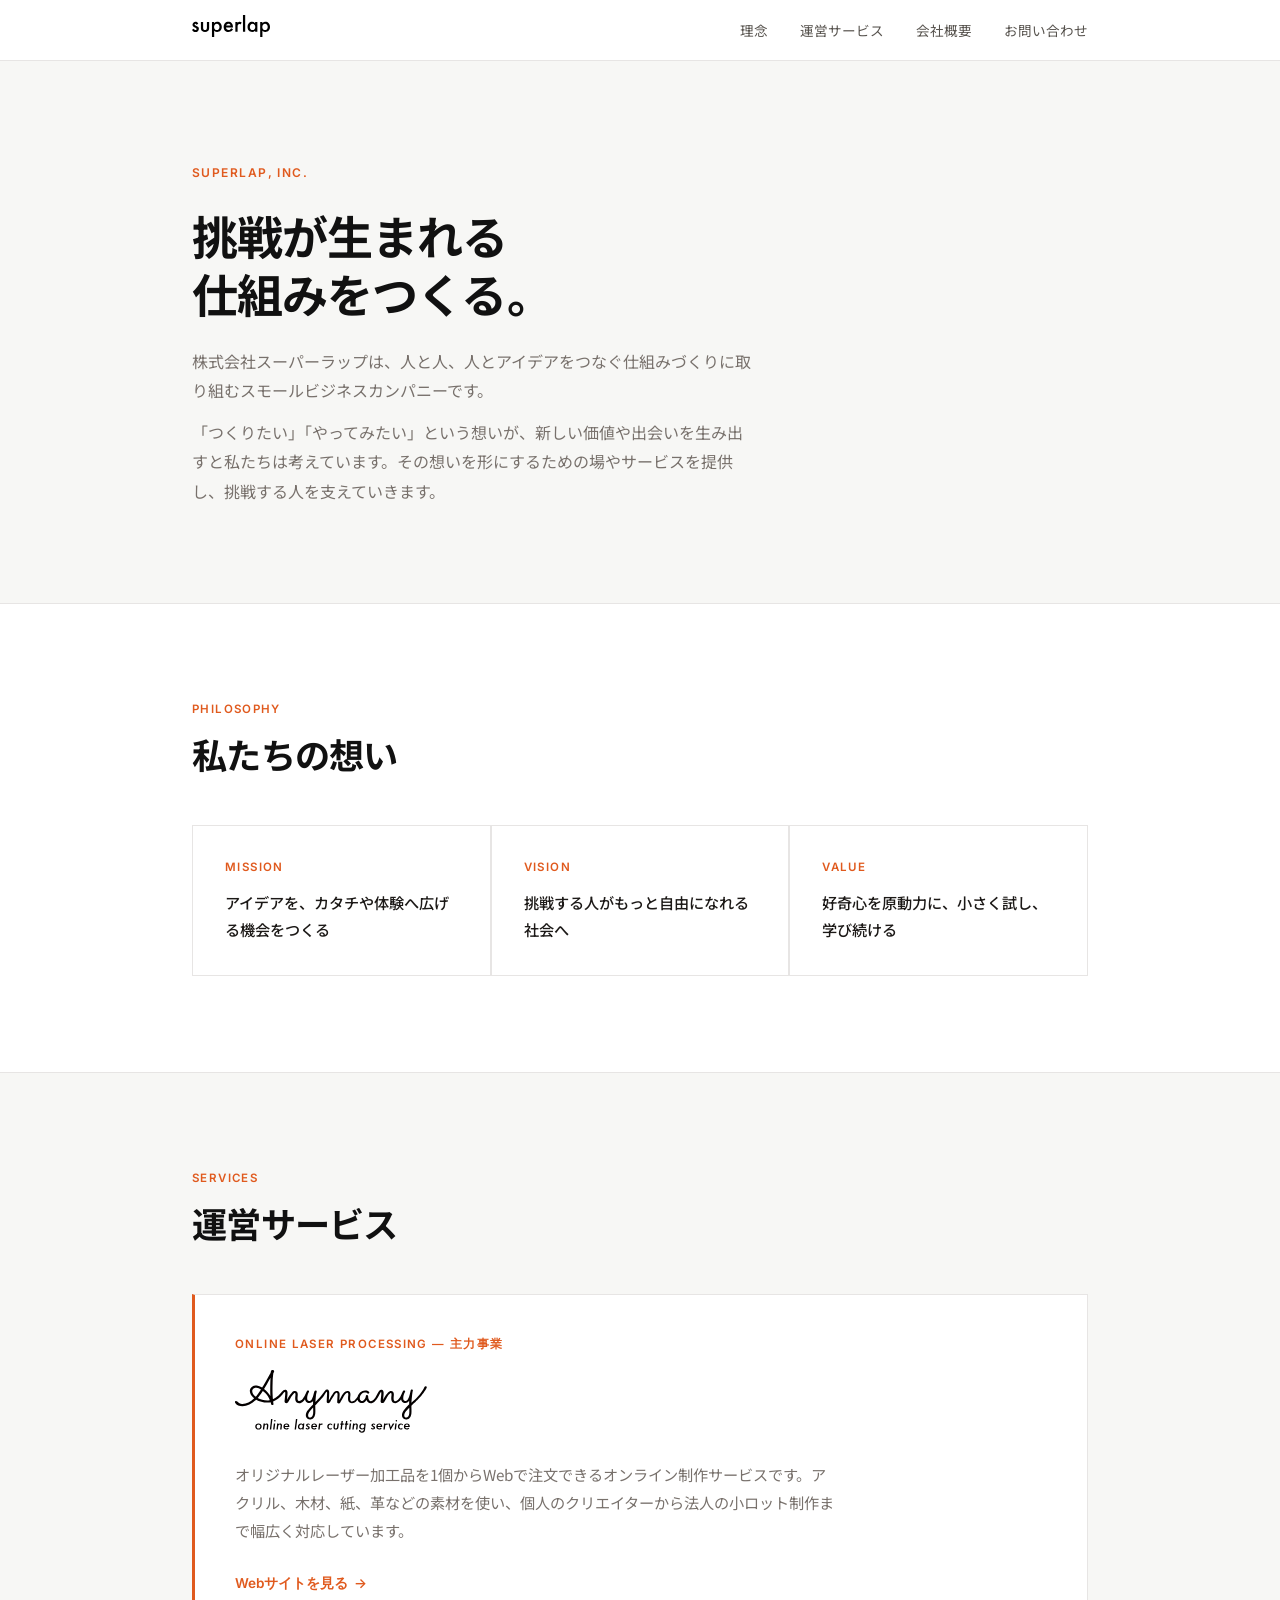
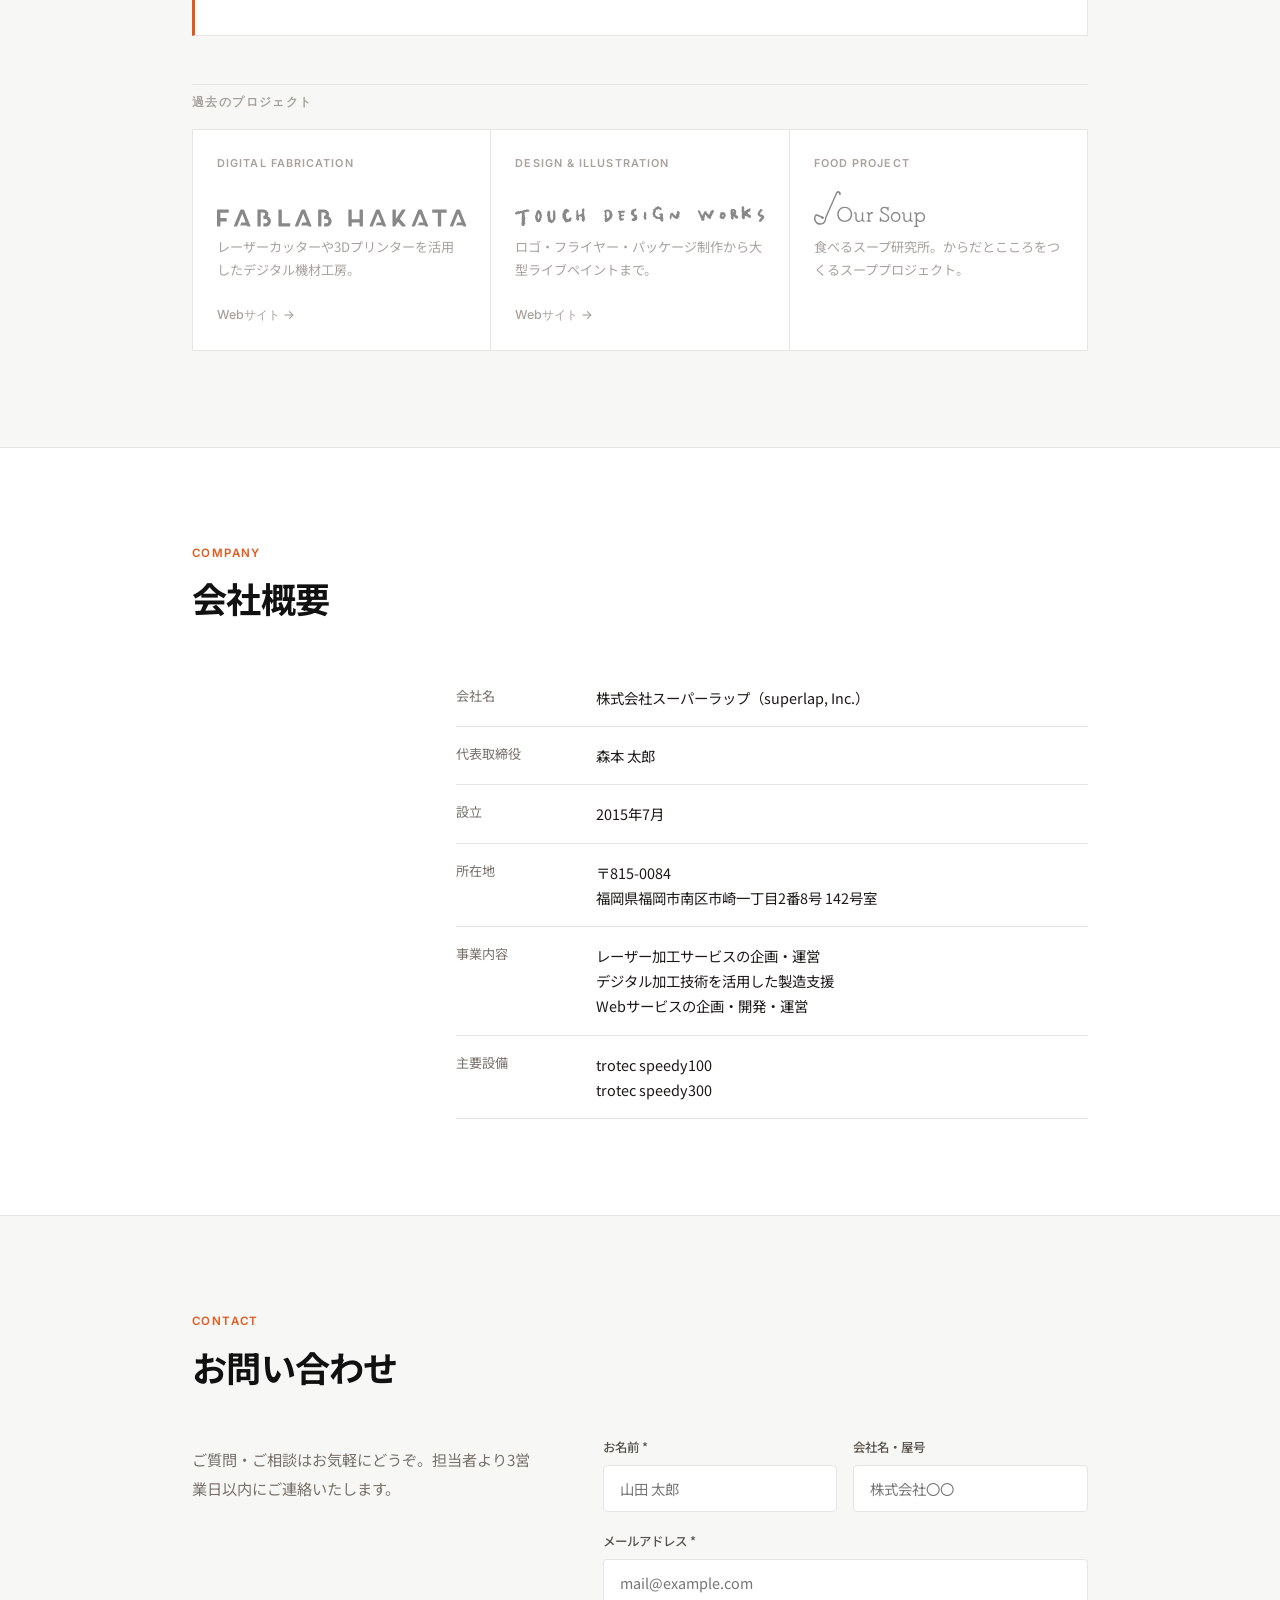
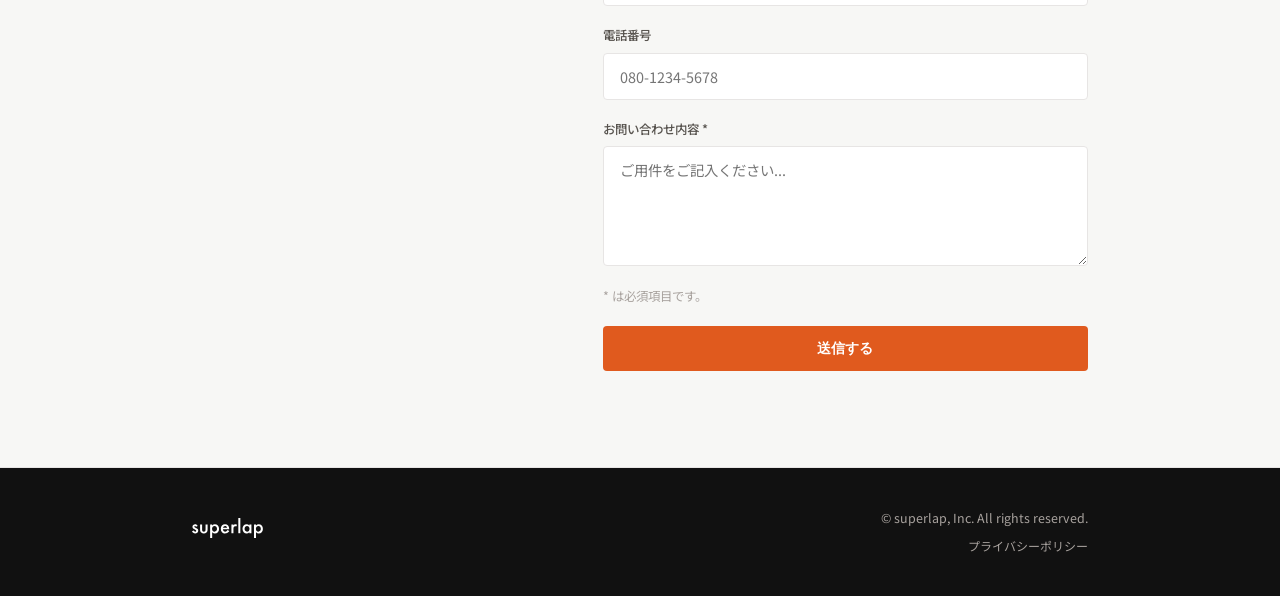
<file: index.html>
<!DOCTYPE html>
<html lang="ja">
<head>
<meta charset="UTF-8">
<meta name="viewport" content="width=device-width, initial-scale=1.0">
<title>株式会社スーパーラップ</title>
<meta name="description" content="株式会社スーパーラップは、福岡市を拠点に、オンラインレーザー加工サービスAnymanyを運営する会社です。人とアイデアがつながり、挑戦が生まれる仕組みづくりに取り組んでいます。">

<!-- OGP -->
<meta property="og:title" content="株式会社スーパーラップ">
<meta property="og:description" content="株式会社スーパーラップは、福岡市を拠点に、オンラインレーザー加工サービスAnymanyを運営する会社です。人とアイデアがつながり、挑戦が生まれる仕組みづくりに取り組んでいます。">
<meta property="og:url" content="https://www.superlap.net/">
<meta property="og:type" content="website">

<!-- JSON-LD -->
<script type="application/ld+json">
{
  "@context": "https://schema.org",
  "@type": "Organization",
  "name": "株式会社スーパーラップ",
  "alternateName": "superlap, Inc.",
  "url": "https://www.superlap.net/",
  "address": {
    "@type": "PostalAddress",
    "addressCountry": "JP",
    "addressRegion": "福岡県",
    "addressLocality": "福岡市南区",
    "streetAddress": "市崎一丁目2番8号 142号室"
  },
  "founder": {
    "@type": "Person",
    "name": "森本 太郎"
  },
  "hasOfferCatalog": {
    "@type": "OfferCatalog",
    "name": "Anymany",
    "url": "https://anymany.net"
  }
}
</script>

<meta name="google-site-verification" content="yY5D208FyuiALewuegzi33Jn6yeu1vlaA7QA-cS8CAo" />
<link rel="icon" href="/favicon.ico" sizes="48x48">
<link rel="icon" type="image/svg+xml" href="assets/logo/superlap_favicon.svg">
<link rel="icon" type="image/png" sizes="32x32" href="/favicon-32x32.png">
<link rel="apple-touch-icon" href="/apple-touch-icon.png">
<style>
  @import url('https://fonts.googleapis.com/css2?family=Noto+Sans+JP:wght@400;500;700&family=Inter:wght@400;500;600;700&display=swap');

  *, *::before, *::after { margin: 0; padding: 0; box-sizing: border-box; }

  :root {
    --black: #111111;
    --white: #ffffff;
    --off-white: #f7f7f5;
    --orange: #e05a1e;
    --orange-light: #f5f0ec;
    --gray-100: #f5f5f4;
    --gray-200: #e7e5e4;
    --gray-400: #a8a29e;
    --gray-600: #57534e;
    --gray-800: #292524;
    --text: #1c1917;
    --text-muted: #78716c;
    --border: #e7e5e4;
    --max-width: 960px;
    --gutter: 2rem;
  }

  html { scroll-behavior: smooth; }

  body {
    font-family: 'Noto Sans JP', 'Inter', sans-serif;
    background: var(--white);
    color: var(--text);
    line-height: 1.7;
    -webkit-font-smoothing: antialiased;
  }

  /* ========== NAV ========== */
  nav {
    position: sticky;
    top: 0;
    z-index: 100;
    background: rgba(255,255,255,0.95);
    backdrop-filter: blur(8px);
    border-bottom: 1px solid var(--border);
  }
  .nav-inner {
    max-width: var(--max-width);
    margin: 0 auto;
    padding: 0 var(--gutter);
    height: 60px;
    display: flex;
    align-items: center;
    justify-content: space-between;
  }
  .nav-logo {
    font-family: 'Inter', sans-serif;
    font-weight: 700;
    font-size: 1rem;
    letter-spacing: 0.05em;
    color: var(--black);
    text-decoration: none;
  }
  .nav-links {
    display: flex;
    gap: 2rem;
    list-style: none;
  }
  .nav-links a {
    font-size: 0.85rem;
    color: var(--gray-600);
    text-decoration: none;
    transition: color 0.15s;
  }
  .nav-links a:hover { color: var(--black); }

  /* ========== HERO ========== */
  .hero {
    background: var(--off-white);
    border-bottom: 1px solid var(--border);
    padding: 6rem 0;
  }
  .hero-inner {
    max-width: var(--max-width);
    margin: 0 auto;
    padding: 0 var(--gutter);
  }
  .hero-eyebrow {
    display: inline-block;
    font-family: 'Inter', sans-serif;
    font-size: 0.75rem;
    font-weight: 600;
    letter-spacing: 0.12em;
    text-transform: uppercase;
    color: var(--orange);
    margin-bottom: 1.5rem;
  }
  .hero-title {
    font-size: clamp(1.8rem, 4.05vw, 2.88rem);
    font-weight: 700;
    line-height: 1.25;
    letter-spacing: -0.02em;
    color: var(--black);
    margin-bottom: 1.5rem;
    max-width: 640px;
  }
  .hero-body {
    font-size: 1rem;
    color: var(--text-muted);
    line-height: 1.85;
    max-width: 560px;
  }
  .hero-body p + p { margin-top: 0.75rem; }

  /* ========== SECTION BASE ========== */
  .section {
    padding: 6rem 0;
    border-bottom: 1px solid var(--border);
  }
  .section-inner {
    max-width: var(--max-width);
    margin: 0 auto;
    padding: 0 var(--gutter);
  }
  .section-eyebrow {
    font-family: 'Inter', sans-serif;
    font-size: 0.72rem;
    font-weight: 600;
    letter-spacing: 0.12em;
    text-transform: uppercase;
    color: var(--orange);
    margin-bottom: 0.75rem;
  }
  .section-title {
    font-size: clamp(1.5rem, 3vw, 2.2rem);
    font-weight: 700;
    letter-spacing: -0.02em;
    line-height: 1.3;
    color: var(--black);
    margin-bottom: 3rem;
  }

  /* ========== PHILOSOPHY ========== */
  .philosophy { background: var(--white); }
  .mvv-list {
    display: grid;
    grid-template-columns: repeat(3, 1fr);
    gap: 2px;
    background: var(--border);
    border: 1px solid var(--border);
  }
  .mvv-item {
    background: var(--white);
    padding: 2rem;
  }
  .mvv-label {
    font-family: 'Inter', sans-serif;
    font-size: 0.72rem;
    font-weight: 600;
    letter-spacing: 0.12em;
    text-transform: uppercase;
    color: var(--orange);
    margin-bottom: 0.75rem;
  }
  .mvv-text {
    font-size: 0.95rem;
    font-weight: 500;
    color: var(--text);
    line-height: 1.75;
  }

  /* ========== SERVICES ========== */
  .services { background: var(--off-white); }

  /* Main card — Anymany */
  .main-service-logo { margin-bottom: 1.2rem; }
  .past-card-logo {
    margin-bottom: 0.6rem;
    height: 48px;
    display: flex;
    align-items: flex-end;
  }

  .main-service {
    background: var(--white);
    border: 1px solid var(--border);
    border-left: 3px solid var(--orange);
    padding: 2.5rem;
    margin-bottom: 3rem;
    overflow: hidden;
  }
  .main-service-label {
    font-family: 'Inter', sans-serif;
    font-size: 0.72rem;
    font-weight: 600;
    letter-spacing: 0.12em;
    text-transform: uppercase;
    color: var(--orange);
    margin-bottom: 1rem;
  }
  .main-service-title {
    font-size: 1.5rem;
    font-weight: 700;
    color: var(--black);
    line-height: 1.3;
    margin-bottom: 1rem;
  }
  .main-service-body {
    font-size: 0.95rem;
    color: var(--text-muted);
    line-height: 1.85;
    max-width: 600px;
    margin-bottom: 1.5rem;
  }
  .link-arrow {
    display: inline-flex;
    align-items: center;
    gap: 0.4rem;
    font-family: 'Inter', sans-serif;
    font-size: 0.85rem;
    font-weight: 600;
    color: var(--orange);
    text-decoration: none;
    transition: gap 0.15s;
  }
  .link-arrow:hover { gap: 0.7rem; }
  .link-arrow::after { content: '→'; }

  /* Past projects */
  .past-heading {
    font-family: 'Inter', sans-serif;
    font-size: 0.72rem;
    font-weight: 600;
    letter-spacing: 0.12em;
    text-transform: uppercase;
    color: var(--gray-400);
    margin-bottom: 1rem;
    padding-top: 0.5rem;
    border-top: 1px solid var(--border);
  }
  .past-grid {
    display: grid;
    grid-template-columns: repeat(3, 1fr);
    gap: 1px;
    background: var(--border);
    border: 1px solid var(--border);
    width: 100%;
    overflow: hidden;
  }
  .past-card {
    background: var(--white);
    padding: 1.5rem;
    overflow: hidden;
    min-width: 0;
  }
  .past-card-label {
    font-family: 'Inter', sans-serif;
    font-size: 0.68rem;
    font-weight: 600;
    letter-spacing: 0.1em;
    text-transform: uppercase;
    color: var(--gray-400);
    margin-bottom: 0.4rem;
  }
  .past-card-title {
    font-size: 0.95rem;
    font-weight: 600;
    color: var(--gray-600);
    line-height: 1.4;
    margin-bottom: 0.6rem;
  }
  .past-card-body {
    font-size: 0.82rem;
    color: var(--gray-400);
    line-height: 1.75;
    margin-bottom: 1rem;
    min-height: 2.9rem;
  }
  .link-muted {
    font-family: 'Inter', sans-serif;
    font-size: 0.78rem;
    font-weight: 500;
    color: var(--gray-400);
    text-decoration: none;
    transition: color 0.15s;
  }
  .link-muted:hover { color: var(--gray-600); }
  .link-muted::after { content: ' →'; }

  /* ========== COMPANY ========== */
  .company { background: var(--white); }
  .company-layout {
    display: grid;
    grid-template-columns: 200px 1fr;
    gap: 4rem;
    align-items: start;
  }
  .company-side {
    position: sticky;
    top: 80px;
  }
  .company-side-title {
    font-size: 1.1rem;
    font-weight: 700;
    color: var(--black);
  }
  .company-table {
    width: 100%;
    border-collapse: collapse;
  }
  .company-table tr {
    border-bottom: 1px solid var(--border);
  }
  .company-table td {
    padding: 1rem 0;
    font-size: 0.9rem;
    line-height: 1.75;
    vertical-align: top;
  }
  .company-table td:first-child {
    width: 140px;
    color: var(--text-muted);
    font-size: 0.82rem;
    padding-right: 1rem;
  }

  /* ========== CONTACT ========== */
  .contact { background: var(--off-white); }
  .contact-layout {
    display: grid;
    grid-template-columns: 1fr 1.4fr;
    gap: 4rem;
    align-items: start;
  }
  .contact-lead {
    font-size: 0.95rem;
    color: var(--text-muted);
    line-height: 1.85;
    margin-top: 0.5rem;
  }
  .contact-form {
    display: flex;
    flex-direction: column;
    gap: 1.2rem;
  }
  .form-row { display: grid; grid-template-columns: 1fr 1fr; gap: 1rem; }
  .form-group { display: flex; flex-direction: column; gap: 0.4rem; }
  .form-group label {
    font-size: 0.78rem;
    font-weight: 500;
    color: var(--gray-600);
  }
  .form-group input,
  .form-group textarea {
    background: var(--white);
    border: 1px solid var(--border);
    color: var(--text);
    padding: 0.75rem 1rem;
    font-family: 'Noto Sans JP', sans-serif;
    font-size: 0.9rem;
    outline: none;
    border-radius: 4px;
    transition: border-color 0.15s;
    width: 100%;
  }
  .form-group input:focus,
  .form-group textarea:focus {
    border-color: var(--orange);
  }
  .form-group textarea { resize: vertical; min-height: 120px; }
  .form-notice {
    font-size: 0.78rem;
    color: var(--gray-400);
    line-height: 1.7;
  }
  .form-submit {
    background: var(--orange);
    color: white;
    border: none;
    padding: 0.85rem 2rem;
    font-family: 'Inter', sans-serif;
    font-size: 0.85rem;
    font-weight: 600;
    border-radius: 4px;
    cursor: pointer;
    transition: background 0.15s;
    width: 100%;
  }
  .form-submit:hover { background: #c94d1a; }
  .form-success {
    display: none;
    background: #f0fdf4;
    border: 1px solid #bbf7d0;
    color: #166534;
    font-size: 0.9rem;
    text-align: center;
    padding: 1.5rem;
    border-radius: 4px;
  }

  /* ========== FOOTER ========== */
  footer {
    background: var(--black);
    padding: 2.5rem 0;
  }
  .footer-inner {
    max-width: var(--max-width);
    margin: 0 auto;
    padding: 0 var(--gutter);
    display: flex;
    align-items: center;
    justify-content: space-between;
  }
  .footer-logo {
    font-family: 'Inter', sans-serif;
    font-weight: 700;
    font-size: 0.9rem;
    letter-spacing: 0.05em;
    color: var(--white);
  }
  .footer-copy {
    font-size: 0.78rem;
    color: var(--gray-400);
  }
  .footer-right {
    display: flex;
    flex-direction: column;
    align-items: flex-end;
    gap: 0.4rem;
  }
  .footer-privacy {
    font-size: 0.75rem;
    color: var(--gray-400);
    text-decoration: none;
    transition: color 0.15s;
  }
  .footer-privacy:hover { color: var(--white); }

  /* ========== FADE IN ========== */
  .fade-in {
    opacity: 0;
    transform: translateY(16px);
    transition: opacity 0.6s ease, transform 0.6s ease;
  }
  .fade-in.visible {
    opacity: 1;
    transform: translateY(0);
  }

  /* ========== RESPONSIVE ========== */
  /* ========== HAMBURGER ========== */
  .hamburger {
    display: none;
    flex-direction: column;
    justify-content: center;
    gap: 5px;
    width: 36px;
    height: 36px;
    background: none;
    border: none;
    cursor: pointer;
    padding: 4px;
  }
  .hamburger span {
    display: block;
    width: 22px;
    height: 2px;
    background: var(--black);
    border-radius: 1px;
    transition: opacity 0.2s, transform 0.2s;
    transform-origin: center;
  }
  .hamburger.open span:nth-child(1) { transform: translateY(7px) rotate(45deg); }
  .hamburger.open span:nth-child(2) { opacity: 0; }
  .hamburger.open span:nth-child(3) { transform: translateY(-7px) rotate(-45deg); }

  .mobile-menu {
    display: none;
    position: absolute;
    top: 60px;
    left: 0;
    right: 0;
    background: var(--white);
    border-bottom: 1px solid var(--border);
    box-shadow: 0 4px 12px rgba(0,0,0,0.06);
    z-index: 99;
  }
  .mobile-menu.open { display: block; }
  .mobile-menu ul {
    list-style: none;
    padding: 0.5rem 0;
  }
  .mobile-menu ul li a {
    display: block;
    padding: 0.9rem 2rem;
    font-size: 0.9rem;
    color: var(--text);
    text-decoration: none;
    border-bottom: 1px solid var(--border);
    transition: background 0.1s;
  }
  .mobile-menu ul li:last-child a { border-bottom: none; }
  .mobile-menu ul li a:hover { background: var(--gray-100); }

  @media (max-width: 768px) {
    :root { --gutter: 1.25rem; }
    .nav-links { display: none; }
    .hamburger { display: flex; }
    .hero { padding: 4rem 0; }
    .section { padding: 4rem 0; }
    .mvv-list { grid-template-columns: 1fr; }
    .past-grid { grid-template-columns: 1fr; }
    .company-layout { grid-template-columns: 1fr; gap: 2rem; }
    .company-side { position: static; }
    .contact-layout { grid-template-columns: 1fr; gap: 2rem; }
    .form-row { grid-template-columns: 1fr; }
    .footer-inner { flex-direction: column; gap: 0.75rem; text-align: center; }
  }
</style>
</head>
<body>

<nav>
  <div class="nav-inner">
    <a href="#" class="nav-logo">
      <svg xmlns="http://www.w3.org/2000/svg" viewBox="0 0 166.44 46.94" height="22" aria-label="superlap">
        <path d="M13.37,18.64l-3.93,2.09c-.62-1.27-1.39-1.9-2.31-1.9-.44,0-.81.15-1.12.43-.31.29-.46.66-.46,1.11,0,.79.92,1.57,2.75,2.35,2.52,1.09,4.22,2.09,5.1,3,.88.92,1.31,2.15,1.31,3.7,0,1.99-.73,3.65-2.2,4.99-1.42,1.27-3.15,1.9-5.16,1.9-3.46,0-5.9-1.69-7.34-5.06l4.06-1.88c.56.99,1,1.61,1.29,1.88.58.54,1.27.8,2.07.8,1.61,0,2.41-.73,2.41-2.2,0-.85-.62-1.64-1.86-2.37-.48-.24-.96-.47-1.44-.7-.48-.23-.97-.46-1.46-.7-1.38-.68-2.36-1.35-2.92-2.03-.72-.86-1.08-1.97-1.08-3.32,0-1.79.61-3.27,1.84-4.44,1.25-1.17,2.78-1.76,4.57-1.76,2.64,0,4.6,1.36,5.88,4.08Z"/><path d="M23.74,15.13v11.83c0,3.41,1.35,5.12,4.04,5.12s4.04-1.71,4.04-5.12v-11.83h4.76v11.93c0,1.65-.21,3.07-.61,4.27-.4,1.07-1.08,2.04-2.05,2.9-1.61,1.4-3.65,2.09-6.13,2.09s-4.51-.7-6.11-2.09c-.99-.86-1.69-1.83-2.09-2.9-.4-.96-.59-2.38-.59-4.27v-11.93h4.76Z"/><path d="M47.34,46.94h-4.76V15.13h4.76v2.24c1.88-1.88,4-2.81,6.39-2.81,2.83,0,5.17,1.04,7,3.13,1.86,2.07,2.79,4.69,2.79,7.85s-.92,5.66-2.77,7.72c-1.83,2.04-4.15,3.07-6.94,3.07-2.41,0-4.57-.97-6.47-2.9v13.52ZM58.66,25.55c0-1.97-.54-3.58-1.61-4.82-1.09-1.25-2.45-1.88-4.1-1.88-1.75,0-3.17.61-4.25,1.82-1.09,1.21-1.63,2.81-1.63,4.78s.54,3.53,1.63,4.78c1.07,1.23,2.48,1.84,4.23,1.84,1.65,0,3.01-.62,4.08-1.86,1.1-1.24,1.65-2.79,1.65-4.65Z"/><path d="M87.33,26.55h-14.77c.13,1.69.68,3.04,1.65,4.04.97.99,2.22,1.48,3.74,1.48,1.18,0,2.17-.28,2.94-.85.76-.56,1.63-1.61,2.6-3.13l4.02,2.24c-.62,1.06-1.28,1.96-1.97,2.72-.69.75-1.43,1.38-2.22,1.86s-1.64.84-2.56,1.07-1.91.34-2.98.34c-3.08,0-5.54-.99-7.4-2.96-1.86-1.99-2.79-4.63-2.79-7.91s.9-5.9,2.71-7.91c1.82-1.99,4.23-2.98,7.24-2.98s5.43.97,7.19,2.9c1.75,1.92,2.62,4.58,2.62,7.98l-.02,1.12ZM82.44,22.66c-.66-2.54-2.26-3.81-4.8-3.81-.58,0-1.12.09-1.63.26-.51.18-.97.43-1.39.76s-.77.73-1.07,1.2c-.3.47-.52.99-.68,1.59h9.56Z"/><path d="M92.53,15.13h4.76v1.84c.87-.92,1.65-1.54,2.33-1.88.69-.35,1.51-.53,2.45-.53,1.25,0,2.57.41,3.93,1.23l-2.18,4.36c-.9-.65-1.78-.97-2.64-.97-2.6,0-3.89,1.96-3.89,5.88v10.68h-4.76V15.13Z"/><path d="M113.49,0v35.73h-4.76V0h4.76Z"/><path d="M134.71,15.13h4.78v20.6h-4.78v-2.16c-1.96,1.83-4.07,2.75-6.33,2.75-2.85,0-5.2-1.03-7.07-3.09-1.85-2.1-2.77-4.72-2.77-7.87s.92-5.66,2.77-7.72,4.16-3.09,6.94-3.09c2.4,0,4.55.99,6.45,2.96v-2.39ZM123.42,25.36c0,1.97.53,3.58,1.59,4.82,1.09,1.26,2.45,1.88,4.1,1.88,1.76,0,3.19-.61,4.27-1.82,1.08-1.25,1.63-2.85,1.63-4.78s-.54-3.53-1.63-4.78c-1.09-1.23-2.5-1.84-4.23-1.84-1.64,0-3,.62-4.1,1.86-1.09,1.26-1.63,2.81-1.63,4.65Z"/><path d="M150.26,46.94h-4.76V15.13h4.76v2.24c1.88-1.88,4-2.81,6.39-2.81,2.83,0,5.17,1.04,7,3.13,1.86,2.07,2.79,4.69,2.79,7.85s-.92,5.66-2.77,7.72c-1.83,2.04-4.15,3.07-6.94,3.07-2.41,0-4.57-.97-6.47-2.9v13.52ZM161.58,25.55c0-1.97-.54-3.58-1.61-4.82-1.09-1.25-2.45-1.88-4.1-1.88-1.75,0-3.17.61-4.25,1.82-1.09,1.21-1.63,2.81-1.63,4.78s.54,3.53,1.63,4.78c1.07,1.23,2.48,1.84,4.23,1.84,1.65,0,3.01-.62,4.08-1.86,1.1-1.24,1.65-2.79,1.65-4.65Z"/>
      </svg>
    </a>
    <ul class="nav-links">
      <li><a href="#philosophy">理念</a></li>
      <li><a href="#services">運営サービス</a></li>
      <li><a href="#company">会社概要</a></li>
      <li><a href="#contact">お問い合わせ</a></li>
    </ul>
    <button class="hamburger" id="hamburger" aria-label="メニュー" aria-expanded="false">
      <span></span><span></span><span></span>
    </button>
  </div>
  <div class="mobile-menu" id="mobileMenu">
    <ul>
      <li><a href="#philosophy">理念</a></li>
      <li><a href="#services">運営サービス</a></li>
      <li><a href="#company">会社概要</a></li>
      <li><a href="#contact">お問い合わせ</a></li>
    </ul>
  </div>
</nav>

<!-- HERO -->
<section class="hero">
  <div class="hero-inner">
    <span class="hero-eyebrow">superlap, Inc.</span>
    <h1 class="hero-title">挑戦が生まれる<br>仕組みをつくる。</h1>
    <div class="hero-body">
      <p>株式会社スーパーラップは、人と人、人とアイデアをつなぐ仕組みづくりに取り組むスモールビジネスカンパニーです。</p>
      <p>「つくりたい」「やってみたい」という想いが、新しい価値や出会いを生み出すと私たちは考えています。その想いを形にするための場やサービスを提供し、挑戦する人を支えていきます。</p>
    </div>
  </div>
</section>

<!-- PHILOSOPHY -->
<section class="section philosophy" id="philosophy">
  <div class="section-inner">
    <div class="section-eyebrow">Philosophy</div>
    <h2 class="section-title">私たちの想い</h2>
    <div class="mvv-list fade-in">
      <div class="mvv-item">
        <div class="mvv-label">Mission</div>
        <p class="mvv-text">アイデアを、カタチや体験へ広げる機会をつくる</p>
      </div>
      <div class="mvv-item">
        <div class="mvv-label">Vision</div>
        <p class="mvv-text">挑戦する人がもっと自由になれる社会へ</p>
      </div>
      <div class="mvv-item">
        <div class="mvv-label">Value</div>
        <p class="mvv-text">好奇心を原動力に、小さく試し、学び続ける</p>
      </div>
    </div>
  </div>
</section>

<!-- SERVICES -->
<section class="section services" id="services">
  <div class="section-inner">
    <div class="section-eyebrow">Services</div>
    <h2 class="section-title">運営サービス</h2>

    <div class="main-service fade-in">
      <div class="main-service-label">Online Laser Processing — 主力事業</div>
      <div class="main-service-logo">
        <!-- Anymany logo -->
        <svg xmlns="http://www.w3.org/2000/svg" viewBox="0 0 167.01 54.57" style="height:clamp(35.8px,5.44vw,62.7px);width:auto;max-width:100%;fill:#040000" aria-label="Anymany"><path d="M166.43,14.17c-.72-.26-1.26.18-1.5.64-.06.11-.13.27-.22.46-.51,1.06-1.56,3.28-4.11,6.27-.55.65-1.37,1.51-2.15,2.31-1.26,1.31-3.01,2.83-4.86,4.69.06-1.05.13-2.07.22-3.04.09-1.03.18-1.95.27-2.72.08-.77.16-1.4.22-1.88l.03-.29c.08-.59.15-1.14.27-1.72.01-.06.03-.13.04-.2.03-.17.06-.35.13-.48.18-.35.1-.76-.2-1.03-.18-.15-.4-.24-.65-.24h-.03c-.25,0-.49.11-.66.28-.2.19-.27.46-.33.69l-.02.05c-.18.68-.33,1.37-.47,2.03-.09.45-.19.9-.3,1.35-.36,1.53-.84,2.8-1.47,3.87-.69,1.18-1.47,1.78-2.3,1.78-.67,0-1.13-.2-1.42-.63-.3-.43-.45-1.04-.45-1.81s.08-1.52.24-2.17c.16-.66.34-1.23.53-1.7.19-.46.36-.82.53-1.08.12-.18.19-.29.22-.35.1-.15.16-.31.16-.49,0-.24-.09-.46-.27-.65-.19-.19-.43-.28-.72-.28-.35,0-.62.14-.81.41-.05.06-.13.18-.29.43-.19.31-.4.75-.62,1.3-.03.09-.07.18-.1.27,0,0,0,.01,0,.02-.16.42-.56,1.31-.77,1.73-.22.44-.45.86-.65,1.21-.35.6-.76,1.2-1.23,1.78-.47.58-.98,1.08-1.53,1.5-.54.41-1.09.62-1.65.62-.3,0-.54-.06-.72-.19-.19-.13-.33-.3-.43-.52-.1-.23-.18-.5-.21-.81-.04-.31-.06-.65-.06-.99,0-.28.01-.57.03-.87v-.18c.03-.25.05-.5.07-.75l.07-.86c.02-.26.03-.49.03-.69,0-.83-.2-1.53-.6-2.1-.41-.58-1.04-.87-1.89-.87-.42,0-.87.12-1.35.35-.47.23-.94.61-1.4,1.12-.45.52-.89,1.08-1.3,1.66-.43.61-.82,1.18-1.18,1.75-.39.62-.74,1.19-1.05,1.74-.22.39-.42.74-.59,1.07.03-.3.06-.63.09-1,.05-.62.11-1.25.17-1.88.06-.6.11-1.2.15-1.77.04-.55.06-.96.06-1.22,0-.35-.03-.7-.11-1.04-.07-.34-.18-.66-.34-.94-.16-.29-.37-.52-.63-.7-.27-.18-.59-.27-.98-.27-.64,0-1.28.38-1.92,1.13-.62.73-1.28,1.89-1.99,3.45-.14.27-.31.59-.51.97-.2.38-.44.77-.69,1.16-.26.4-.55.8-.87,1.2-.32.4-.65.75-.99,1.05-.34.3-.69.55-1.05.73-.35.18-.7.27-1.05.27-.54,0-.96-.17-1.27-.51-.31-.35-.56-.77-.71-1.25-.16-.48-.26-.97-.31-1.46-.05-.49-.08-.88-.09-1.16-.02-.23-.12-.43-.3-.61-.19-.18-.4-.27-.65-.27-.26,0-.49.08-.68.23-.19.15-.31.35-.34.57-.11.74-.29,1.38-.56,1.93-.27.54-.57.99-.89,1.34-.32.35-.66.61-1.01.78-.35.17-.65.25-.92.25-.37,0-.68-.07-.92-.2-.25-.14-.45-.31-.59-.53-.15-.22-.25-.47-.31-.74-.06-.28-.09-.55-.09-.82,0-.82.14-1.55.41-2.16.02-.04.04-.07.05-.1.01-.02.01-.04.02-.07.29-.59.65-1.1,1.06-1.5.44-.42.93-.73,1.45-.92.53-.2,1.03-.3,1.5-.3.31,0,.6.03.84.09.25.06.46.14.64.22.18.08.32.16.42.24.1.08.17.13.2.15.19.18.43.27.71.27.26,0,.49-.09.69-.28.19-.19.29-.4.29-.65,0-.23-.1-.45-.29-.66-.01-.01-.07-.06-.16-.13l-.1-.08c-.16-.13-.39-.27-.68-.41-.29-.15-.64-.28-1.05-.41-.41-.13-.87-.19-1.36-.19-.73,0-1.49.15-2.27.44-.78.29-1.5.74-2.15,1.32-.64.58-1.18,1.32-1.6,2.19-.15.32-.27.68-.37,1.04-.2.36-.42.73-.67,1.11-.27.42-.57.83-.9,1.25-.33.42-.67.79-1.04,1.12-.37.33-.75.59-1.15.79-.4.2-.81.3-1.22.3-.38,0-.69-.07-.91-.22-.22-.15-.39-.34-.49-.58-.1-.24-.17-.51-.2-.82-.03-.31-.05-.62-.05-.94,0-.76.04-1.41.12-1.96.08-.55.12-1.08.12-1.58,0-.32-.04-.67-.12-1.02-.08-.36-.22-.68-.42-.97-.2-.29-.48-.53-.83-.71-.35-.19-.79-.28-1.34-.28-.46,0-.99.15-1.59.45-.6.3-1.24.88-1.92,1.76-.24.3-.5.68-.79,1.15-.29.47-.59.97-.9,1.5-.31.53-.62,1.07-.92,1.61-.3.54-.57,1.04-.81,1.48.02-.42.04-.86.06-1.34s.05-.94.07-1.38c.02-.45.05-.86.07-1.25.02-.38.04-.7.04-.93,0-.42-.05-.81-.14-1.17-.1-.36-.24-.68-.43-.96-.19-.27-.44-.5-.73-.66-.29-.16-.65-.25-1.06-.25s-.87.11-1.36.33c-.49.22-.97.59-1.43,1.11-.27.31-.6.76-.99,1.36-.39.59-.79,1.22-1.2,1.89-.41.67-.79,1.33-1.17,1.99-.38.66-.68,1.21-.92,1.66.08-1.11.16-2.22.23-3.32.07-1.1.11-2.31.11-3.63,0-.3-.03-.6-.1-.91-.06-.31-.17-.59-.31-.84-.14-.25-.34-.45-.58-.6-.25-.16-.55-.23-.92-.23-.62,0-1.26.37-1.91,1.12-.69.79-1.55,2.09-2.13,2.94-.53.78-1.13,1.47-1.72,2.19-1.07,1.25-2.94,3.22-4.35,4.64.04-.84.12-1.68.19-2.52.09-1.03.18-1.95.27-2.72.04-.37.12-1.95.65-3.6.16-.49.07-1.02-.42-1.26s-1.09-.07-1.36.39c-.33.58-.51,1.35-.78,2.52-.47,1.99-.9,3.32-1.54,4.41-.69,1.18-1.47,1.78-2.3,1.78-.67,0-1.13-.2-1.42-.63-.3-.43-.45-1.04-.45-1.81s.08-1.52.24-2.17c.16-.66.34-1.23.53-1.7.19-.46.36-.82.53-1.08.12-.18.19-.29.22-.35.1-.15.16-.31.16-.49,0-.24-.09-.46-.27-.65-.19-.19-.43-.28-.72-.28-.35,0-.62.14-.81.41-.05.06-.13.18-.29.43-.19.31-.4.75-.62,1.3-.03.08-.06.16-.09.24,0,0,0,0,0,.01-.11.28-.71,1.56-.91,1.96-.05.1-.1.2-.15.3-.12.24-.24.48-.37.72-.35.6-.76,1.2-1.23,1.78-.47.58-.98,1.08-1.53,1.5-.54.41-1.09.62-1.65.62-.3,0-.54-.06-.72-.19-.19-.13-.33-.3-.43-.52-.1-.23-.18-.5-.21-.81-.04-.31-.06-.65-.06-.99,0-.28.01-.57.03-.87v-.18c.03-.25.05-.5.07-.75l.07-.86c.02-.26.03-.49.03-.69,0-.83-.2-1.53-.6-2.1-.41-.58-1.04-.87-1.89-.87-.42,0-.87.12-1.35.35-.47.23-.94.61-1.4,1.12-.45.52-.89,1.08-1.3,1.66-.43.61-.82,1.18-1.18,1.75-.39.62-.74,1.19-1.05,1.74-.22.39-.42.74-.59,1.07.03-.3.06-.63.09-1,.05-.62.11-1.25.17-1.88.06-.6.11-1.2.15-1.77.04-.55.06-.96.06-1.22,0-.35-.03-.7-.11-1.04-.07-.34-.18-.66-.34-.94-.16-.29-.37-.52-.63-.7-.27-.18-.59-.27-.98-.27-1.13,0-1.95.79-2.66,1.63-.32.39-.57.66-.92,1.05-.07.05-.14.1-.2.17-.5.59-1.14,1.28-1.89,1.99-.24.21-.52.45-.77.7-1.2,1.04-2.64,2.05-4.24,2.76-.13-1.42-.23-2.93-.29-4.5-.14-3.59-.05-6.73.03-10.06l.03-1.11c.06-2.36.22-4.2.6-6.87.16-.3.31-.59.48-.89.18-.33.26-.62.23-.89-.03-.37-.21-.66-.52-.88-.31-.22-.62-.31-.93-.29-.56.04-.94.29-1.16.75-.28.61-.39,1.25-.5,1.9-.42.73-.89,1.58-1.41,2.49-2,3.55-4.45,7.91-5.95,10.28-1.56-.95-3.09-1.53-4.62-1.75-1.5-.21-3.01.12-4.16.92-1.04.73-1.71,1.8-1.88,3.01-.28,1.98.72,4.31,2.67,6.24.33.33.69.64,1.07.93-3.26,3.28-6.67,4.94-10.18,4.94h-.05c-.16,0-.31,0-.47-.02-1.1-.07-2.41-.46-3.02-1.21-.79-.96-1.81-1.9-2.76-1.21-.44.32-.29,1.11,0,1.55,1.19,1.85,3.53,2.75,6.24,2.77h.06c4.15,0,8.12-1.92,11.83-5.71,3,1.74,6.88,2.66,10.8,2.47.6-.03,1.21-.1,1.81-.23.37,1.07.57,1.8.57,1.82,0,.02.01.03.02.05,0,.03.02.05.03.07.01.03.03.05.04.08.01.02.02.04.04.07.02.03.04.05.05.07.02.02.03.04.05.06.02.02.04.04.07.06.02.02.04.03.06.05.02.02.05.03.08.05.02.01.04.03.06.04.03.01.06.03.09.04.02,0,.05.02.07.03.03.01.07.02.1.03.02,0,.04.01.07.02.05,0,.11.01.17.01.05,0,.1,0,.16-.01.02,0,.03,0,.05-.01.01,0,.02,0,.03,0,.02,0,.04-.01.05-.02.04-.01.07-.02.1-.03.03-.01.06-.02.08-.04.03-.02.06-.03.09-.05.03-.02.05-.03.07-.05.03-.02.05-.04.07-.06.02-.02.04-.04.06-.07.02-.02.04-.05.06-.07.02-.02.03-.05.05-.08.02-.03.03-.05.04-.08.01-.03.02-.05.03-.08,0-.03.02-.06.03-.09,0-.03.01-.06.01-.09,0-.03,0-.06,0-.09,0-.03,0-.06,0-.1,0-.02,0-.04,0-.06-.11-.67-.21-1.38-.31-2.12,2.88-1.12,5.72-3.24,8.27-6.24.11-.13.18-.29.2-.45.26-.31.53-.62.8-.93.23-.26.48-.52.79-.56.06-.01.17-.01.25.03.28.15.24.75.23,1.11,0,.09,0,.17,0,.23,0,.27-.02.61-.05,1.01-.03.41-.07.84-.12,1.31l-.14,1.42c-.05.48-.09.92-.14,1.33-.05.41-.09.77-.12,1.06-.03.3-.05.5-.05.61,0,.49.15.88.44,1.15.29.27.68.41,1.16.41.35,0,.69-.11,1.02-.33.32-.22.65-.64.97-1.27.15-.31.37-.72.64-1.2.29-.51.59-1.02.89-1.53.32-.54.66-1.08,1.02-1.61.36-.54.72-1.03,1.07-1.46.34-.42.67-.77.99-1.04.3-.25.56-.38.78-.38.06,0,.17.04.34.22.13.14.2.44.2.88,0,.28-.01.57-.03.86-.02.26-.05.54-.09.9-.04.34-.07.62-.09.87-.02.27-.03.52-.03.75,0,.52.04,1.03.13,1.53.09.51.26.99.51,1.4.26.43.61.77,1.06,1.04.45.26,1.04.4,1.76.4.64,0,1.26-.15,1.84-.45.58-.3,1.12-.67,1.6-1.1.49-.44.95-.93,1.36-1.46.09-.12.17-.23.25-.34.14.84.45,1.53.94,2.08.69.76,1.65,1.14,2.86,1.14.73,0,1.42-.21,2.03-.63.48-.33.91-.74,1.27-1.24,0,.01,0,.03,0,.04-.03.1-.02.26-.02.39,0,.2-.01.4-.02.6,0,.11-.01.21-.02.32-.01.26-.04.54,0,.81,0,.3,0,.6,0,.9-2.03,2.05-4.02,4.16-5.12,5.77-.81,1.19-1.45,3.13-1.03,4.76.25.97.85,1.74,1.74,2.23.52.29,1.09.43,1.67.43.38,0,.77-.06,1.15-.19,1.27-.41,2.43-1.5,2.95-2.76.67-1.62.69-3.36.65-5v-.48c-.04-1.19-.07-2.59-.08-4.05.39-.4.79-.79,1.17-1.17,1.47-1.48,3.51-3.61,4.58-4.91,1.01-1.17,1.43-1.82,2.05-2.69.53-.73,1.11-1.74,1.48-2.26.38-.52.71-.74.81-.7.08.02.09.12.14.43.05.31.06.65.05,1.02-.03.7-.07,1.45-.11,2.25-.04.8-.08,1.56-.11,2.26-.03.71-.06,1.3-.08,1.79-.02.49-.04.76-.04.8,0,.43.11.78.33,1.04.22.26.56.39,1.03.39.32,0,.65-.11.98-.35.33-.23.67-.66,1-1.28.27-.52.59-1.1.97-1.76.38-.65.75-1.29,1.13-1.91.38-.62.75-1.19,1.09-1.7.34-.51.63-.9.85-1.17.29-.34.54-.57.75-.69.22-.12.41-.18.59-.18.19,0,.36.09.5.26.15.17.22.45.22.83,0,.18,0,.44-.02.78s-.03.73-.05,1.17c-.02.44-.04.89-.07,1.37-.03.48-.06.94-.07,1.38-.02.45-.03.85-.05,1.22-.02.37-.02.67-.02.89,0,.43.11.78.32,1.05.21.27.53.4.94.4.19,0,.37-.04.52-.11.16-.07.32-.2.49-.38.17-.18.34-.42.53-.74.18-.31.41-.7.68-1.18.48-.86.95-1.71,1.42-2.54.47-.83.93-1.57,1.37-2.23.45-.65.88-1.18,1.3-1.57s.83-.59,1.21-.59c.05,0,.12,0,.21.01.1,0,.19.05.3.13.1.08.19.22.26.41.07.19.11.48.11.85,0,.34-.04.82-.12,1.44-.08.62-.12,1.29-.12,2.02,0,.55.05,1.08.14,1.58.1.5.27.95.54,1.34s.61.69,1.05.92c.44.23,1.01.35,1.71.35.65,0,1.27-.15,1.86-.43.59-.29,1.14-.66,1.65-1.11.49-.44.95-.92,1.36-1.44.03.12.07.24.12.36.18.49.44.92.78,1.28.34.37.75.65,1.23.85.48.2,1.02.3,1.61.3.75,0,1.51-.25,2.26-.75.68-.45,1.28-1.06,1.79-1.81.29.73.72,1.36,1.29,1.85.63.55,1.42.83,2.35.83.65,0,1.28-.15,1.87-.44.58-.29,1.13-.65,1.63-1.09.5-.44.96-.93,1.37-1.45.4-.52.76-1.02,1.06-1.51.3-.47.55-.9.75-1.28.19-.37.32-.61.39-.73.56-1.25,1.02-2.13,1.37-2.62.35-.48.53-.67.62-.74.04.07.08.2.11.48.03.33.05.68.05,1.03,0,.27-.02.61-.05,1.01-.03.41-.07.84-.12,1.31l-.14,1.42c-.05.48-.09.92-.14,1.33-.05.41-.09.77-.12,1.06-.03.3-.05.5-.05.61,0,.49.15.88.44,1.15s.68.41,1.16.41c.35,0,.69-.11,1.02-.33.32-.22.65-.64.97-1.27.15-.31.37-.72.64-1.2.29-.51.59-1.02.89-1.53.32-.54.66-1.08,1.02-1.61.36-.54.72-1.03,1.07-1.46.34-.42.67-.77.99-1.04.3-.25.56-.38.78-.38.06,0,.17.04.34.22.13.14.2.44.2.88,0,.28-.01.57-.03.86-.02.26-.05.54-.09.9-.04.34-.07.62-.09.87-.02.27-.03.52-.03.75,0,.52.04,1.03.13,1.53.09.51.26.99.51,1.4.26.43.61.77,1.06,1.04.45.26,1.04.4,1.76.4.64,0,1.26-.15,1.84-.45.58-.3,1.12-.67,1.6-1.1.49-.44.95-.93,1.36-1.46.09-.12.17-.23.25-.34.14.84.45,1.53.94,2.08.69.76,1.65,1.14,2.86,1.14.73,0,1.42-.21,2.03-.63.5-.33.93-.76,1.3-1.28-.04.53-.07,2.12-.02,3.11-2.03,2.05-4.02,4.16-5.12,5.77-.81,1.19-1.45,3.13-1.03,4.76.25.97.85,1.74,1.74,2.23.52.29,1.09.43,1.67.43.38,0,.77-.06,1.15-.19,1.27-.41,2.43-1.5,2.95-2.76.67-1.62.69-3.36.65-5v-.48c-.04-1.19-.06-2.09-.07-3.55.39-.4,1.72-1.76,2.1-2.15l.32-.3c.54-.51,1.15-1.08,1.65-1.56l.06-.06c.92-.9,3.17-3.16,4.35-4.53,3.11-3.64,4.61-6.52,4.81-7.03.19-.46.12-1.23-.5-1.46ZM30.94,6.85c-.07.96-.12,1.9-.15,2.93l-.03,1.11c-.09,3.36-.17,6.53-.03,10.17.02.56.05,1.11.08,1.66-.65-1.16-1.41-2.29-2.29-3.22-1.09-1.16-2.16-2.14-3.22-2.95,1.4-2.2,3.68-6.22,5.64-9.71ZM17.15,22.54c-1.54-1.52-2.34-3.27-2.14-4.7.1-.71.48-1.31,1.09-1.74.57-.4,1.29-.61,2.05-.61.19,0,.39.01.59.04,1.26.18,2.55.68,3.88,1.5-.95,1.46-1.94,2.95-2.99,4.36-.51.69-1.03,1.34-1.56,1.94-.33-.26-.64-.52-.93-.81ZM29.1,26.47c-3.41.16-6.76-.6-9.37-2.04.53-.61,1.05-1.26,1.56-1.95,1.04-1.4,2.01-2.86,2.95-4.29.9.71,1.81,1.57,2.76,2.57,1.44,1.53,2.56,3.72,3.33,5.59-.4.07-.81.12-1.23.13ZM67.56,39.64c-.31.75-1.06,1.47-1.78,1.71-.43.14-.83.11-1.2-.1-.43-.24-.7-.59-.83-1.09-.27-1.06.19-2.5.78-3.37.77-1.13,2.06-2.57,3.5-4.07.01.76.03,1.48.05,2.13v.48c.05,1.46.03,3-.51,4.31ZM151.25,39.64c-.31.75-1.06,1.47-1.78,1.71-.43.14-.83.11-1.2-.1-.43-.24-.7-.59-.83-1.09-.27-1.06.19-2.5.78-3.37.77-1.13,1.99-2.52,3.5-3.99.01.76.03,1.4.04,2.06v.48c.05,1.46.03,3-.51,4.31Z"/>
  <g>
    <path d="M23.2,49.14c0,.77-.27,1.42-.81,1.95-.53.53-1.19.79-1.98.79s-1.49-.25-2.01-.75c-.52-.5-.78-1.13-.78-1.9s.27-1.43.81-1.95c.54-.52,1.22-.78,2.04-.78s1.45.25,1.96.74c.51.49.76,1.12.76,1.91ZM22,49.08c0-.49-.14-.87-.42-1.15-.28-.29-.65-.44-1.11-.44s-.87.16-1.18.49c-.31.33-.47.74-.47,1.24s.15.9.44,1.21c.29.31.67.47,1.14.47s.85-.17,1.15-.51c.3-.34.46-.77.46-1.3Z"/>
    <path d="M26.05,46.66l-.05.47c.47-.39.94-.59,1.42-.59s.89.14,1.19.41c.29.28.43.65.43,1.13,0,.26-.02.57-.06.92l-.34,2.72h-1.18l.37-2.97c.01-.11.02-.21.03-.3s0-.16,0-.23c0-.46-.25-.69-.74-.69-.3,0-.57.09-.78.28-.18.15-.31.33-.4.54-.05.11-.09.24-.12.39-.03.16-.06.34-.09.54l-.3,2.44h-1.19l.62-5.06h1.18Z"/>
    <path d="M32.6,42.65l-1.11,9.07h-1.19l1.12-9.07h1.18Z"/>
    <path d="M35,46.66l-.62,5.06h-1.19l.62-5.06h1.19ZM35.37,44.26c0,.17-.06.32-.19.45s-.28.19-.45.19-.33-.06-.46-.19c-.13-.14-.19-.29-.19-.47s.06-.32.18-.45.27-.19.45-.19.33.07.46.2c.13.13.2.28.2.46Z"/>
    <path d="M37.9,46.66l-.05.47c.47-.39.94-.59,1.42-.59s.89.14,1.19.41c.29.28.43.65.43,1.13,0,.26-.02.57-.06.92l-.34,2.72h-1.18l.37-2.97c.01-.11.02-.21.03-.3s0-.16,0-.23c0-.46-.25-.69-.74-.69-.3,0-.57.09-.78.28-.18.15-.31.33-.4.54-.05.11-.09.24-.12.39-.03.16-.06.34-.09.54l-.3,2.44h-1.19l.62-5.06h1.18Z"/>
    <path d="M43.36,49.61c0,.37.13.68.39.92.26.24.59.36,1,.36.55,0,.98-.21,1.28-.62l.89.49c-.31.42-.62.7-.95.87-.33.17-.74.25-1.23.25-.78,0-1.41-.23-1.87-.69s-.7-1.08-.7-1.85.26-1.49.77-2.03c.51-.54,1.15-.81,1.93-.81s1.34.24,1.78.73c.44.49.66,1.15.66,1.97,0,.09,0,.23-.02.42h-3.91ZM46.08,48.66c-.13-.78-.56-1.17-1.29-1.17-.7,0-1.15.39-1.36,1.17h2.66Z"/>
    <path d="M54.23,42.65l-1.11,9.07h-1.19l1.12-9.07h1.18Z"/>
    <path d="M60.37,46.66l-.62,5.06h-1.19l.07-.55c-.51.44-1.03.67-1.58.67-.67,0-1.21-.23-1.64-.68s-.63-1.04-.63-1.77c0-.83.24-1.52.72-2.05.49-.53,1.12-.8,1.88-.8.36,0,.67.06.92.18.26.12.52.32.79.61l.08-.67h1.19ZM58.93,49.05c0-.45-.13-.81-.39-1.09-.26-.28-.59-.42-1-.42-.44,0-.82.17-1.12.52-.3.35-.45.78-.45,1.29,0,.44.13.81.38,1.09s.57.42.97.42c.44,0,.81-.18,1.13-.53.32-.36.48-.79.48-1.28Z"/>
    <path d="M65.26,47.22l-.67.67c-.31-.28-.61-.42-.87-.42-.18,0-.33.05-.45.15-.12.1-.18.23-.18.38s.05.27.15.37c.1.1.31.24.63.42.45.25.76.49.91.7.16.21.25.48.25.81,0,.48-.17.86-.5,1.15-.34.29-.78.43-1.33.43-.74,0-1.35-.33-1.84-1l.78-.54c.32.38.66.57,1.02.57.2,0,.37-.05.49-.16s.19-.25.19-.42c0-.15-.05-.27-.16-.37-.05-.05-.14-.11-.26-.19s-.3-.18-.51-.3c-.38-.21-.64-.42-.79-.62-.15-.21-.22-.47-.22-.77,0-.46.17-.84.5-1.14s.76-.45,1.28-.45c.57,0,1.1.24,1.58.72Z"/>
    <path d="M67.51,49.61c0,.37.13.68.39.92.26.24.59.36,1,.36.55,0,.98-.21,1.28-.62l.89.49c-.31.42-.62.7-.95.87-.33.17-.74.25-1.23.25-.78,0-1.41-.23-1.87-.69s-.7-1.08-.7-1.85.26-1.49.77-2.03c.51-.54,1.15-.81,1.93-.81s1.34.24,1.78.73c.44.49.66,1.15.66,1.97,0,.09,0,.23-.02.42h-3.91ZM70.23,48.66c-.13-.78-.56-1.17-1.29-1.17-.7,0-1.15.39-1.36,1.17h2.66Z"/>
    <path d="M74.3,46.66l-.05.43c.4-.38.81-.57,1.21-.57.36,0,.68.13.98.39l-.76.98c-.22-.19-.44-.28-.65-.28-.15,0-.28.03-.4.09-.11.06-.21.15-.3.28s-.15.29-.21.49-.1.44-.13.72l-.31,2.52h-1.19l.62-5.06h1.19Z"/>
    <path d="M84.66,47.15l-.15,1.21c-.24-.31-.48-.53-.7-.67-.22-.13-.48-.2-.77-.2-.45,0-.82.17-1.11.5s-.43.76-.43,1.28c0,.49.14.88.41,1.18.28.3.63.45,1.07.45s.85-.18,1.3-.54l-.16,1.25c-.46.19-.89.28-1.31.28-.74,0-1.34-.24-1.81-.72-.46-.48-.69-1.11-.69-1.88s.25-1.45.75-1.98c.5-.53,1.12-.8,1.87-.8.61,0,1.19.22,1.74.65Z"/>
    <path d="M90.43,46.66l-.36,2.94c-.03.25-.06.47-.11.65s-.09.34-.14.47c-.1.24-.27.45-.5.64-.4.31-.93.47-1.58.47s-1.12-.16-1.49-.48c-.37-.32-.56-.75-.56-1.29,0-.08,0-.18.01-.29s.02-.24.04-.38l.33-2.73h1.19l-.35,2.84c-.01.12-.03.23-.03.32,0,.09-.01.17-.01.23,0,.53.31.8.94.8.34,0,.59-.09.75-.26s.27-.48.32-.92l.37-3h1.18Z"/>
    <path d="M93.52,47.76l-.49,3.96h-1.19l.49-3.96h-.67l.13-1.1h.67l.29-2.35h1.19l-.29,2.35h1.1l-.13,1.1h-1.1Z"/>
    <path d="M97.41,47.76l-.49,3.96h-1.19l.49-3.96h-.67l.13-1.1h.67l.29-2.35h1.19l-.29,2.35h1.1l-.13,1.1h-1.1Z"/>
    <path d="M101.06,46.66l-.62,5.06h-1.19l.62-5.06h1.19ZM101.43,44.26c0,.17-.06.32-.19.45s-.28.19-.45.19-.33-.06-.46-.19c-.13-.14-.19-.29-.19-.47s.06-.32.18-.45.27-.19.45-.19.33.07.46.2c.13.13.2.28.2.46Z"/>
    <path d="M103.96,46.66l-.05.47c.47-.39.94-.59,1.42-.59s.89.14,1.19.41c.29.28.43.65.43,1.13,0,.26-.02.57-.06.92l-.34,2.72h-1.18l.37-2.97c.01-.11.02-.21.03-.3,0-.09,0-.16,0-.23,0-.46-.25-.69-.74-.69-.3,0-.57.09-.78.28-.18.15-.31.33-.4.54-.05.11-.09.24-.12.39-.03.16-.06.34-.09.54l-.3,2.44h-1.19l.62-5.06h1.18Z"/>
    <path d="M113.88,46.66l-.62,5.09c-.04.3-.08.57-.13.79-.05.23-.1.42-.16.57-.13.31-.31.59-.56.81-.48.43-1.1.64-1.87.64s-1.43-.21-1.92-.62c-.25-.21-.43-.44-.53-.71-.1-.24-.15-.59-.15-1.03h1.15c.03.48.15.82.37,1.04.21.22.55.32,1,.32.49,0,.86-.13,1.11-.39.25-.26.42-.67.48-1.24l.09-.69c-.5.38-1.03.57-1.58.57-.69,0-1.25-.23-1.7-.7-.45-.48-.67-1.08-.67-1.79,0-.81.26-1.47.78-2,.52-.53,1.18-.8,1.96-.8.38,0,.68.06.91.17.25.11.52.3.79.59l.08-.63h1.19ZM112.52,49.06c0-.46-.14-.83-.42-1.11-.28-.28-.64-.42-1.1-.42s-.86.17-1.17.52c-.31.34-.46.77-.46,1.28,0,.45.13.82.4,1.11.27.28.62.41,1.06.41.49,0,.89-.17,1.21-.5.32-.34.48-.77.48-1.28Z"/>
    <path d="M122.17,47.22l-.67.67c-.31-.28-.61-.42-.87-.42-.18,0-.33.05-.45.15-.12.1-.18.23-.18.38s.05.27.15.37c.1.1.31.24.63.42.45.25.76.49.91.7.16.21.25.48.25.81,0,.48-.17.86-.5,1.15-.34.29-.78.43-1.33.43-.74,0-1.35-.33-1.84-1l.78-.54c.32.38.66.57,1.02.57.2,0,.37-.05.49-.16.12-.11.19-.25.19-.42,0-.15-.05-.27-.16-.37-.05-.05-.14-.11-.26-.19s-.3-.18-.51-.3c-.38-.21-.64-.42-.79-.62-.15-.21-.22-.47-.22-.77,0-.46.17-.84.5-1.14s.76-.45,1.28-.45c.57,0,1.1.24,1.58.72Z"/>
    <path d="M124.2,49.61c0,.37.13.68.39.92.26.24.59.36,1,.36.55,0,.98-.21,1.28-.62l.89.49c-.31.42-.62.7-.95.87-.33.17-.74.25-1.23.25-.78,0-1.41-.23-1.87-.69s-.7-1.08-.7-1.85.26-1.49.77-2.03c.51-.54,1.15-.81,1.93-.81s1.34.24,1.78.73c.44.49.66,1.15.66,1.97,0,.09,0,.23-.02.42h-3.91ZM126.92,48.66c-.13-.78-.56-1.17-1.29-1.17-.7,0-1.15.39-1.36,1.17h2.66Z"/>
    <path d="M130.99,46.66l-.05.43c.4-.38.81-.57,1.21-.57.36,0,.68.13.98.39l-.76.98c-.22-.19-.44-.28-.65-.28-.15,0-.28.03-.4.09-.11.06-.21.15-.3.28-.08.13-.15.29-.21.49s-.1.44-.13.72l-.31,2.52h-1.19l.62-5.06h1.19Z"/>
    <path d="M138.76,46.66l-3.48,5.71-1.8-5.71h1.23l.87,3.23,1.81-3.23h1.36Z"/>
    <path d="M140.75,46.66l-.62,5.06h-1.19l.62-5.06h1.19ZM141.12,44.26c0,.17-.06.32-.19.45s-.28.19-.45.19-.33-.06-.46-.19c-.13-.14-.19-.29-.19-.47s.06-.32.18-.45.27-.19.45-.19.33.07.46.2c.13.13.2.28.2.46Z"/>
    <path d="M146.17,47.15l-.15,1.21c-.24-.31-.48-.53-.7-.67-.22-.13-.48-.2-.77-.2-.45,0-.82.17-1.11.5s-.43.76-.43,1.28c0,.49.14.88.41,1.18.28.3.63.45,1.07.45s.85-.18,1.3-.54l-.16,1.25c-.46.19-.89.28-1.31.28-.74,0-1.34-.24-1.81-.72-.46-.48-.69-1.11-.69-1.88s.25-1.45.75-1.98c.5-.53,1.12-.8,1.87-.8.61,0,1.19.22,1.74.65Z"/>
    <path d="M148.21,49.61c0,.37.13.68.39.92.26.24.59.36,1,.36.55,0,.98-.21,1.28-.62l.89.49c-.31.42-.62.7-.95.87-.33.17-.74.25-1.23.25-.78,0-1.41-.23-1.87-.69s-.7-1.08-.7-1.85.26-1.49.77-2.03c.51-.54,1.15-.81,1.93-.81s1.34.24,1.78.73c.44.49.66,1.15.66,1.97,0,.09,0,.23-.02.42h-3.91ZM150.93,48.66c-.13-.78-.56-1.17-1.29-1.17-.7,0-1.15.39-1.36,1.17h2.66Z"/>
  </g></svg>
      </div>
      <p class="main-service-body">オリジナルレーザー加工品を1個からWebで注文できるオンライン制作サービスです。アクリル、木材、紙、革などの素材を使い、個人のクリエイターから法人の小ロット制作まで幅広く対応しています。</p>
      <a href="https://anymany.net" class="link-arrow" target="_blank">Webサイトを見る</a>
    </div>

    <div class="past-heading fade-in">過去のプロジェクト</div>
    <div class="past-grid fade-in">
      <div class="past-card">
        <div class="past-card-label">Digital Fabrication</div>
        <div class="past-card-logo">
          <!-- FABLAB HAKATA logo -->
          <svg xmlns="http://www.w3.org/2000/svg" viewBox="0 0 400.97 27.55" style="height:18px;width:auto;max-width:100%;fill:#888" aria-label="FABLAB HAKATA">
            <g><path d="M151.83,26l-.91-2.27h0s-9.03-22.48-9.03-22.48c-.3-.75-1.03-1.25-1.84-1.25h-2.74c-.81,0-1.54.49-1.84,1.25l-9.94,24.75c-.3.75.25,1.56,1.05,1.56h2.98c.46,0,.88-.28,1.05-.71l7.77-19.4c.09-.24.43-.24.53,0l5.25,13.07c.08.19-.06.39-.27.39h-6.6l-1.93,4.79h10.68c.12,0,.22.07.27.18l.39.97c.17.43.59.71,1.05.71h3.02c.8,0,1.35-.81,1.05-1.56Z"/><path d="M179.6,11.23c-.13-.07-.19-.22-.12-.36.87-1.89,1.07-4.1-.01-6.33C178.09,1.7,175.11,0,171.95,0h-8.19c-.46,0-.86.28-1.03.67,0,0,0,0,0,0,0,.01,0,.03-.01.04-.05.12-.08.25-.08.39v25.31c0,.63.51,1.13,1.13,1.13h3.02c.63,0,1.13-.51,1.13-1.13V5.39c0-.16.13-.28.28-.28h4.25c1.59,0,2.85,1.45,2.53,3.1-.24,1.23-1.39,2.06-2.64,2.06h-.11v5.16h3.48c1.9,0,3.48,1.53,3.48,3.48s-1.58,3.48-3.48,3.48h-3.48v5.16h3.48c4.74,0,8.64-3.85,8.64-8.64,0-3.38-1.94-6.27-4.77-7.68Z"/><path d="M5.43,5.71v7.81c0,.16.13.28.28.28h8.87c.63,0,1.13.51,1.13,1.13v3.16c0,.63-.51,1.13-1.13,1.13H5.71c-.16,0-.28.13-.28.28v6.91c0,.63-.51,1.13-1.13,1.13H1.13c-.63,0-1.13-.51-1.13-1.13V1.13C0,.51.51,0,1.13,0h16.7C18.47,0,18.97.51,18.97,1.13v3.16c0,.63-.51,1.13-1.13,1.13H5.71c-.16,0-.28.13-.28.28Z"/><path d="M117.78,23.26v3.16c0,.63-.51,1.13-1.13,1.13h-16.71c-.63,0-1.13-.51-1.13-1.13V1.13C98.81.51,99.31,0,99.94,0h3.16c.63,0,1.13.51,1.13,1.13v20.71c0,.16.13.28.28.28h12.13c.63,0,1.13.51,1.13,1.13Z"/><path d="M53.68,26l-.91-2.27h0S43.75,1.25,43.75,1.25c-.3-.75-1.03-1.25-1.84-1.25h-2.74c-.81,0-1.54.49-1.84,1.25l-9.94,24.75c-.3.75.25,1.56,1.05,1.56h2.98c.46,0,.88-.28,1.05-.71l7.77-19.4c.09-.24.43-.24.53,0l5.25,13.07c.08.19-.06.39-.27.39h-6.6l-1.93,4.79h10.68c.12,0,.22.07.27.18l.39.97c.17.43.59.71,1.05.71h3.02c.8,0,1.35-.81,1.05-1.56Z"/><path d="M81.99,11.23c-.13-.07-.19-.22-.12-.36.87-1.89,1.07-4.1-.01-6.33-1.37-2.84-4.35-4.54-7.51-4.54h-8.19c-.46,0-.86.28-1.03.67,0,0,0,0,0,0,0,.01,0,.03-.01.04-.05.12-.08.25-.08.39v25.31c0,.63.51,1.13,1.13,1.13h3.02c.63,0,1.13-.51,1.13-1.13V5.39c0-.16.13-.28.28-.28h4.25c1.59,0,2.85,1.45,2.53,3.1-.24,1.23-1.39,2.06-2.64,2.06h-.11v5.16h3.48c1.9,0,3.48,1.53,3.48,3.48s-1.58,3.48-3.48,3.48h-3.48v5.16h3.48c4.74,0,8.64-3.85,8.64-8.64,0-3.38-1.94-6.27-4.77-7.68Z"/></g>
            <g><path d="M271.8,25.92l-.91-2.26h0s-8.97-22.35-8.97-22.35c-.3-.75-1.03-1.24-1.83-1.24h-2.73c-.81,0-1.53.49-1.83,1.24l-9.88,24.6c-.3.74.25,1.55,1.05,1.55h2.97c.46,0,.87-.28,1.05-.71l7.72-19.29c.09-.24.43-.24.52,0l5.22,12.99c.08.19-.06.39-.27.39h-6.56l-1.92,4.77h10.62c.12,0,.22.07.27.18l.39.96c.17.43.59.71,1.05.71h3c.8,0,1.34-.81,1.05-1.55Z"/><path d="M339.51,25.92l-.91-2.26h0s-8.97-22.35-8.97-22.35c-.3-.75-1.03-1.24-1.83-1.24h-2.73c-.81,0-1.53.49-1.83,1.24l-9.88,24.6c-.3.74.25,1.55,1.05,1.55h2.97c.46,0,.87-.28,1.05-.71l7.72-19.29c.09-.24.43-.24.52,0l5.22,12.99c.08.19-.06.39-.27.39h-6.56l-1.92,4.77h10.62c.12,0,.22.07.27.18l.39.96c.17.43.59.71,1.05.71h3c.8,0,1.34-.81,1.05-1.55Z"/><path d="M400.88,25.92l-.91-2.26h0s-8.97-22.35-8.97-22.35c-.3-.75-1.03-1.24-1.83-1.24h-2.73c-.81,0-1.53.49-1.83,1.24l-9.88,24.6c-.3.74.25,1.55,1.05,1.55h2.97c.46,0,.87-.28,1.05-.71l7.72-19.29c.09-.24.43-.24.52,0l5.22,12.99c.08.19-.06.39-.27.39h-6.56l-1.92,4.77h10.62c.12,0,.22.07.27.18l.39.96c.17.43.59.71,1.05.71h3c.8,0,1.34-.81,1.05-1.55Z"/><path d="M234.66,1.26v25.08c0,.62-.5,1.13-1.13,1.13h-3.13c-.62,0-1.13-.5-1.13-1.13v-4.88c0-.16-.13-.28-.28-.28h-12.03c-.16,0-.28.13-.28.28v4.88c0,.62-.5,1.13-1.13,1.13h-3.13c-.62,0-1.13-.5-1.13-1.13V1.26c0-.62.5-1.13,1.13-1.13h3.13c.62,0,1.13.5,1.13,1.13v14.25c0,.16.13.28.28.28h12.03c.16,0,.28-.13.28-.28V1.26c0-.62.5-1.13,1.13-1.13h3.13c.62,0,1.13.5,1.13,1.13Z"/><path d="M302.32,27.47h-4.12c-.33,0-.63-.14-.85-.38l-6-6.86c-.12-.14-.34-.13-.45.03l-4.44,6.71c-.21.32-.56.51-.94.51h-2.17c-.62,0-1.13-.5-1.13-1.13V1.26c0-.62.5-1.13,1.13-1.13h3.13c.62,0,1.13.5,1.13,1.13v13.77c0,.14.18.19.26.08l9.49-14.46c.21-.32.56-.51.94-.51h3.63c.9,0,1.43.99.94,1.74l-8.62,13.18c-.07.11-.06.24.02.34l8.89,10.2c.64.73.12,1.87-.85,1.87Z"/><path d="M368.35,5.47h-7.54c-.16,0-.28.13-.28.28v20.59c0,.62-.5,1.13-1.13,1.13h-3.13c-.62,0-1.13-.5-1.13-1.13V5.75c0-.16-.13-.28-.28-.28h-7.68c-.62,0-1.13-.5-1.13-1.13V1.21c0-.62.5-1.13,1.13-1.13h21.17c.62,0,1.13.5,1.13,1.13v3.13c0,.62-.5,1.13-1.13,1.13Z"/></g>
          </svg>
        </div>
        <p class="past-card-body">レーザーカッターや3Dプリンターを活用したデジタル機材工房。</p>
        <a href="https://fablabhakata.com/" class="link-muted" target="_blank">Webサイト</a>
      </div>
      <div class="past-card">
        <div class="past-card-label">Design &amp; Illustration</div>
        <div class="past-card-logo">
          <!-- Touch Design Works logo -->
          <svg xmlns="http://www.w3.org/2000/svg" viewBox="0 0 330.36 26.41" style="height:22px;width:auto;max-width:100%;fill:#888" aria-label="Touch Design Works"><path d="M330.36,14.53l-.02.31-.12.76-.76.48-.03.71-.24.65-.69.04-.22.41c-.09.02-.31.05-.32.13l-.04.4c-.34-.07-.27.34-.38.46-.31.34-.67.71-.85,1.17-.8.05-.75.52-1.25.86l-.27-.14c-.07-.04-.27.32-.39.27l-.23-.09-.62-.21c-.18-.06-.56.1-.73-.18-.11-.19-.13-.62-.03-.8.09-.15.14-.27.17-.43l.13-.57c.03-.15.15-.46.22-.59l.54-.67c.25-.2.68-.34.59-.79-.04-.17.08-.59.31-.56s.35.07.47.02c.29-.12.2-.31.27-.5l.27-.82c.02-.07.13-.23.2-.21l.31.09.22-.47c.02-.05-.08-.26-.13-.24l-.2.08c-.14.06-.42.21-.57.23l-.74.14c-.01-.1-.05-.41-.14-.39l-.35.06-.66-.19-1.07-.35-.36-.53c-.06-.09-.02-.35-.03-.47-.01-.15-.36-.3-.48-.38-.02-.09-.02-.32-.1-.35l-.24-.1-.15-.82-.16-.81c-.04-.19-.04-.56-.03-.73l.49-.11.04-.57c.11-.03.28-.05.28-.12v-.36c.01-.32.25-.67.49-.9l.04-.75c.4-.13.53-.46.53-.83.49.04.85-.1,1.01-.58.15-.46,1.4-.02,1.26-.53l-.14-.53c.47-.05.84.01,1.18.21l.41.09c.12-.05.4-.12.49-.07l.18.65c.11.41.04.7.22,1.09l-.35.62c-.38.1-.69.22-.97.36l-.07.48c-.48.15-.85.39-1.11.79.02.35-.14.64-.32.92l-.37,1.2c-.09.28.33.5.54.6l.48.43c.32-.06.3-.6.58-.59.09,0,.24.12.32.19l.5.18c.11.25.36.29.61.29.06.16.14.36.24.42.25.13.72-.03.73.08l.03.24c0,.09.1.31.11.31l.27-.24c.05-.04.14.18.19.24l.59.76c-.05.47.12.97.43,1.17Z"/><path d="M245.44,13.49c.05-.23-.14-.35-.31-.47l-.5-.35c-.29-.63-.18-.91-.32-1.35-.12-.37-.29-.73-.53-1.02-.02-.1-.04-.36-.12-.41l-.42-.21c.1-.3.12-.62-.12-.85.13-.46-.24-.85-.68-.98-.27-.21-.21-.59.02-.85-.09-.33-.02-.62.23-.79l-.03-.3c-.03-.25,1.17-.29,1.87.09.11.28.28.48.47.7l.54.63c.23.27.3.54.2.9.36.38.07.92.21,1.01l.33.23.5.74.52.67c.08.19.05.57.03.88l.5.1c-.06.32,0,.72.38.86.32-.18.44-.64.57-1.04.21-.67,1.36-.87.76-1.82-.08-.13.15-.37.22-.5.16-.26.31-.42.56-.56l.4-1.2c.06-.18.34-.48.51-.53l.41.18c.09.04.23-.19.32-.22.13-.04.43-.07.55-.14.26-.16.63-.21.79.08l.43.83-.02.55.59.39c.15.05.46.06.69.07.09.3-.03.56-.16.86-.12.29.36.57.67.42l.5.45-.23.33.55.53c-.03.14-.02.26.06.4.21-.27.33-.5.46-.8l.58-.27.11-.41.35-.47c.62-.15.5-.62.79-.74.03-.04.14-.15.09-.1-.38-.4-.53-1.1-.37-1.53.43.07.63-.03.87-.27.17-.17.21-.3.07-.57l.58-.56c.18-.17.83.1,1-.14.06-.09.08-.32.1-.51l.71-.39c.7.89,1.27.66,1.44.8.29.23-.05.72.35,1.09.07.06.15.3.09.36l-.25.28c-.03.75-.51.97-.46,1.57l-.81.38s-.23.05-.27.05c.04,0,.3.58.08,1.03l-.38.78c-.22.23-.23.3-.29.66s-.32.86-.48,1.19c-.23.09-.46.19-.62.34-.32.3-.4.88-.13,1.08.3.65-.19.95-.13,1.32.04.27-.11.63-.41.5-.16-.07-.57-.26-.66-.03s-.14.57-.41.58l-.27-.16c-.07-.04-.24.07-.34.14l-.66-.05-.07-.48-.81-.37c-.38-.18-.63-.44-1.03-.49-.19-.25-.27-.62-.19-.99l-1.21-.68.31-.42-.25-.28c0-.12-.04-.36-.12-.4-.2,0-.5-.06-.52-.29s-.19-.41-.26-.57l-.3-.74-.43.76c-.12,0-.36.08-.38.18-.02.16-.09.32-.27.38l-.21.6.24.26c.06.06-.13.27-.13.36l-.03,1.45c-.39.07-.82.51-.72.92.42.32-.11.51.15,1.02l.44.85c-.41.27-.61.52-.83.88l-.46.48h-2.31c-.17,0-.47-.2-.59-.31v-.94s-.76-.33-.76-.33c-.07-.03-.19-.18-.2-.25-.05-.27.57-.26.52-.88-.02-.25.05-.39.2-.67-.04-.04-.35-.12-.44-.18l-.48-.3-.37-.76c-.09-.03-.3-.06-.32-.13s0-.29,0-.37l.18-.8Z"/><path d="M8.46,22.65c-.03-.13-.07-.44-.04-.57.06-.25.38-.44.67-.56l-.34-.72c-.12-.25.07-.49.18-.66l.3-.45c-.09-.12-.17-.23-.2-.3s.17-.25.17-.34c.02-.34-.28-.74-.57-.98-.12-.1-.07-.55.08-.62.24-.11.59-.36.5-.64-.08-.25-.12-.44-.11-.75,0-.29-.41-.5-.29-1.47.34-.19.36-.42.37-.76l.02-.79c0-.15-.09-.43-.14-.57l-.02-1.97-.36-.38c.11-.12.24-.23.44-.39l.2-.56c-.31.04-.57.11-.81.22-.06.01-.14-.14-.19-.3l-1.21.43c-.07.02-.22.11-.25.17s0,.21-.03.28c-.16.4-.75.75-1.19.52-.04-.1-.1-.28-.19-.28h-.42c-.15-.02-.36-.04-.45.01s-.19.28-.2.4c-.08.75-1.18.11-1.69.46-.19.13-.33.26-.5.25-.23,0-.4-.11-.57-.24-.03.04-.16.23-.21.2l-.22-.14-.21-.1s-.05-.19,0-.21l.25-.08s-.02-.19-.07-.18l-.28.04c-.13.02-.44.02-.55-.05-.12-.08-.2-.33-.24-.5l-.08-.3c-.04-.16.62-.35.5-.87l.39-.68.38-.07c.02-.17.05-.42.14-.5.11-.1.31-.12.48-.14l.66-.07.72-.08c.35-.54.58-.5,1.2-.46.4-.32.74-.2,1.14,0,.26.13.58-.1.88.32l.15-.59.62-.14.65.18c.2.06.34.06.54-.05.36.09.68.03.88-.3.43.08.82-.11.97-.45.61.11.91-.18.98-.14l.2.11c.07-.24.18-.42.4-.47.29-.07.67.15.9.13.34-.04.63-.15.97-.12.8.05.79-.21,1.21-.55.12-.1.19-.36.28-.64l.93.49c.24.13.55.09.8-.05.22-.12.45.48.56.43l.26-.11.55.13c.19.05.32.1.41.25l.34.6c.12.2.06.72-.02.93-.14.35-.6.29-.85.09l-.34.6c-.07.09-.37-.02-.48-.07l-.5-.22-.49.21c-.12.05-.33.27-.4.38l-.32.52-.68-.31c-.54.08-.64-.43-.76-.38l-.25.1c-.33.13-.44.5-1.46.55-.16.54.03,1.08.44,1.45l-.25.27.21.2c.05.05,0,.26-.04.32l-.48.84c0,.26.04.5.14.62.15.19.36.28.68.27.02.52-.27.99-.15,1.84l.34.39-.14.23c-.04.06.05.19.1.28.19.39.4,1.08.23,1.23l-.07.99c-.63.4,0,1.07-.56,1.33l.3.38.42.44c.06.07.15.25.13.34s-.27.11-.38.14c-.12.31-.34.82-.38,1.13l-.09.73.39.18.29.53-.04,1.07-.33.16-.02.54c-.3.04-.59.24-.7.48.14.11.26.24.22.31l-.22.35c-.12.2-.25.3-.44.44l-.04.56c-.23.02-.56-.02-.79-.05-.19-.02-.61.19-.74-.02l-.21-.34c-.17.48-.73.5-.93.32-.05-.05,0-.28-.06-.32l-.26-.19c-.35-.61-.93-.91-.61-1.76l.58-.27c-.06-.27-.24-.52-.46-.61l-.13-.49ZM.75,10.19s-.03-.08-.08-.08-.08.03-.08.08.03.08.08.08.08-.03.08-.08Z"/><path d="M195.27,10.33c.26-.14.43-.23.59-.12.18.13.21.34.16.57.18.24.26.5.1.75.11.42.11.9.02,1.34l-.17.78-.15.45c-.04.12.19.3.31.42l.08.77c.08.24.15.52.11.74l-.29.15c.38.11.64.62.68.95.03.29-.72.5-.23,1.57l-.15.41c.17.19.23.51.1.7l-.37.52-.76.27c-.29-.31-.59-.34-.92-.09l-.75-.02c-.24,0-.29-.39-.34-.55l-.31-.88c-.47-.17-.65-.6-.62-1.09l.04-.56c0-.06-.08-.23-.14-.25-.07-.03-.16.11-.22.28l-.51.05s-.19-.02-.23-.04-.05-.13-.07-.22c-.21-.15-.57-.06-.78.08l-.67-.2c-.37-.11-.65-.18-1.07-.11l-.55-.18c-.13.3-.58.46-.78.27l-.19-.31c-.19.04-.55.1-.66-.02l-.46-.49c-.04-.39-.19-.62-.58-.78-.42-.18-.38-.78-1.17-.83l-.56-.51c-.33.04-.5-.04-.7-.24-.08-.05-.3-.11-.31-.2,0-.12.03-.35.07-.45l.32-.71c.03-.06.15-.23.11-.28l-.21-.28c-.15-.2-.27-.27-.51-.38s-.29-.65-.26-.91l.07-.77c.02-.16-.1-.52-.04-.65l.65-.35-.54-.33c.16-.32.23-.53.29-.84l.35-.5c.13-.19.3-.37.26-.62l-.13-.73c-.05-.28-.16-.5-.27-.77l-.1-.24c-.07-.17.86-.71,1.75-.63.15.01.27-.32.25-.5-.03-.23.08-.36.2-.53l.43-.56c.09-.05.3-.11.35-.2s.07-.29.09-.44c.25-.04.5-.11.66-.32.3-.38.84-.12.9-.22l.13-.26.79-.03c-.02-.38.01-.61.28-.82l.55.04.06-.33c.01-.07.28-.07.35-.02.23.15.59.24.92.24.23,0,.3.37.25.62l1.92.99c.13-.1.33-.19.43-.13l.79.41-.06.55c-.01.12.27.29.31.41l.2.58c.07.19,0,.6,0,.85-.39.12-.59.37-.67.73l-.38.1c-.14.04-.49.17-.61.07-.2-.16-.45-.4-.56-.57-.15-.28-.24-.41-.54-.46l-.75-.15-.07-.5c-.29.29-.52.36-.85.34-.28.15-.61.33-.93.39l-.85.16c-.15.18-.36.31-.64.24-.14.03-.32.09-.41.14-.27.16.02.64-.35.82-.07.03-.19.09-.17.13l.09.18.12.22-.11.26.14.36c.06.16-.59.34-.53,1.37l-.24.45c-.2.07-.49.26-.55.44-.15.47.05.79.21,1.17l.24.56c.14.32.13.72-.12,1.01l.59.55c.2.19.4.3.6.54l.19-.13c.05-.03.11.13.14.2l.08.23c.02.06.22-.06.28-.03,0,0,.43.22.43.22.47.3.8.81,1.3,1.05.07.04.15.07.23.05.09-.01.17-.09.26-.07.11.01.19.14.3.13.53-.04,1.03-.85,1.54-.33l.6-.63.04-.7c.31-.13.41-.52.25-.78-.14-.23-.56-.37-.79-.11h-.59s-.1-.28-.1-.28c-.02-.06-.21-.07-.31-.07-.07,0-.16-.19-.13-.26.02-.07.11-.11.24-.2.1-.08.24-.32.29-.47.11-.3.48-.43.77-.62l.45-.3.72-.14.7-.2.34.29c.2.16.53-.22,1.03-.14l.08.49Z"/><path d="M312.88,14.14c.09.25-.12.52-.42.56l-.06.58-.91.46c-.23.12-.46-.08-.61-.18l-.6-.37c-.6-.37-.81.15-1.49,0-.09-.56-.78-.4-1.06-1.35l.31-.32c-.38-.21-.81-.2-1.11,0l-.3.19c-.08.05-.22-.17-.24-.29l-.77-.28-.1-.49-.21.32c-.16.25-.57.36-.88.43.53.37.08.77.27,1.04.13.18.26.58.05.7-.87.03.1.45-.4,1.16l-.03.65c-.44-.03-.54.1-.7.4-.13.23-.62.23-.83.3-.29.09-.39.12-.68,0-.74-.32-.09-.74-.7-1.48l-.48-.09c.26-1.2-.6-1.12-.78-1.95-.07-.34.16-.45.42-.58.34-.57-.4-1.08-.24-1.45l.39-.87.12-.23c.03-.05-.19-.17-.19-.23v-1.22c.19-.34.2-.54.08-.91l-.41-1.25c-.04-.11.05-.4-.06-.46-.11-.05-.28-.13-.34-.19s-.03-.31.02-.4c.32-.53.75-.47.92-.88.04-.09-.17-.25-.21-.34l-.39-.87c-.06-.17-.01-.58,0-.72l.3-.2c.07-.04.03-.29-.02-.33l-.24-.13c-.2-.11.31-.65.12-.97-.17-.28-.18-.55.05-.79l.59-.6c.07-.07.39-.01.43-.1l.17-.35c.29-.22.47.1.67.28s.61.33.76.53l.34.47c.12.16.26.3.27.48s-.11.34-.29.55c.38.12.82.49.7.9-.1.37-.48.65-.75.89l-.15.43.58.62.17.55c.03.1.05.39-.03.46s-.23.15-.4.23c-.02.03-.1.17-.06.11l.32.1c.06.02,0,.29.04.33.12.12.44.27.63.33v-.67s.59-.06.59-.06l.31-.46c.16-.24.36-.39.62-.56.16-.1.4-.36.61-.16l.49.47.23-.53.02-1.15h1.26c.26.01.63-.2.9-.28.21-.06.32-.15.4-.33l.3-.05c.08-.01.14-.16.21-.23l.35-.39c.08-.09.35,0,.45.15.25.37.93-.07,1.07.52.06.25-.18.47-.46.5l.18.68c.03.12.18.41.09.51l-.45.5c.44.7-.21.75-.43,1.37l-.61.04-.75.75-1.16.02-.24.65.19.34c-.3.36-.25.65-.08.98.15.31.3.48.66.52l.49.23c.02.32.19.39.47.44l.63.3c.06.03.27,0,.31.03.05.05.08.15.13.32l.76.04c-.02.38.12.64.44.85l.05.65c.13.27.21.39-.02.69l.41.11Z"/><path d="M42.81,9.55l.16-.6-.15-.56c-.28-.11-.41-.61-.21-.8.31-.04.52-.11.64-.42l.4-.36c.13-.12.23-.27.34-.46l.76-.13.15.37.42-.46.21-.2c.06-.06.29.05.29.14,0,.18.11.33.3.46.11.07-.11.32-.24.44-.16.16.04.72.26.76l.52.1c-.02.32.12.56.25.69.07.07.14.36.07.42l-.31.22.15.41c.03.09-.25.19-.35.22.04.07.15.28.15.38l-.05,1.55c.23.3.2.66,0,.93l.09.63.05.63c.02.21.07.3.33.37l-.12.32c.02.09.14.3.11.39s-.16.2-.3.34l.2.62c.15.09.31.16.37.25.32.43-.61.96.23,1.22.18.36.42.72.86.85.4.12.21.82.95.73l.35-.04c.09-.01.09-.26.14-.34.08-.14.27-.43.18-.55s-.26-.29-.23-.39.22-.25.32-.29l.28-.12c.13-.06-.31-.39-.4-.66l.36-.2c.17-.09-.22-.62-.17-.67l.27-.32c-.3-.17-.52-.52-.35-.8.09-.04.29-.08.3-.16l.07-.41c.04-.22.35-.67,0-.84l-.29-.14c-.06-.03-.09-.24-.03-.27l.28-.12c.06-.03-.01-.23-.06-.29-.31-.38.26-.54.29-.79,0-.09-.1-.3-.11-.4l-.14-.93-.13-.31c-.03-.08.13-.14.33-.16.18-.51-.12-.92.22-1.33l-.69-.07c0-.2-.03-.58.03-.74l.22-.56.29-.44c.06-.09-.26-.25-.4-.29.3-.57,1.29-.95,1.39-.75.17.33.47.5.86.4.16.14.4.35.49.51l.38.62-.1.84c-.03.21-.08.45-.15.62.16.15.27.37.32.62.09.08.24.2.28.3.09.25-.39.5-.34.6l.16.31c-.54.77.55,1.13-.07,1.85-.14.16-.05.27-.04.48l.04,1.13c0,.1.12.37.22.37h.5s-.45.95-.45.95c-.43.06-.3.49-.15,1.03-.17.22-.25.46-.35.7l-.11.27c-.02.06.15.15.21.18l.27.47c-.11.34-.41.54-.75.55l-.1.32c-.02.07-.2.12-.26.16-.18.71-.71,1.29-1.23,1.82l.16.23c.04.05-.1.15-.16.21l-.41.37-.29.06c-.08.02-.11.13-.18.3l-.67-.06c-.29-.03-.44.19-.56.43l-.52.42c-.14.11-.93-.1-1.04-.29l-.16-.28c-.04-.07-.3.11-.37.08l-.74-.39c-.2-.11-.32-.2-.52-.29l-.79-.33c-.03-.14-.1-.43-.09-.4l-.39.27c-.08.06-.28-.13-.31-.22-.18-.5-.56-.37-.7-.68-.12-.28.59-.34.48-.85l.15-.3c-.24-.07-.42-.12-.54-.19-.23-.15.08-.48-.18-.92-.23-.39.04-.75.49-.95-.15-.17-.34-.27-.53-.36-.38-.18-.31-.66-.32-1.01s.05-.65.22-.94l-.35-.45.34-.67-.79-.38v-1.82s.39-.71.39-.71c-.33-.35-.23-.61-.11-1.03Z"/><path d="M73.68,20.35c-.28.12-.43.2-.57.38l-.74.16c-.35.08-.97.08-1.3,0-.35-.15-.46-.14-.77-.03-.42.15-.8.24-1.1.66-.07.1-.28.24-.4.25-.15.01-.35-.13-.5-.26l-.17.24c-.52-.21-.69.37-1.01.32-.24-.04-.19-.73-.64-1.28v-.52s-.88-.85-.88-.85l-.59-.29c-.03-.33-.1-.48-.26-.7l-.37-.51-.05-.63-.17-.57-.25.15c-.18.11-.32-.54-.77-.84l-.19-.67.18-.4-.53-.15v-.64c.38-.25.32-.67.44-1.01l.13-.37c.03-.1-.2-.23-.28-.28l-.37-.52c-.07-.1.15-.3.29-.39l.16-.49.05-.75.14-.29c.06-.13-.3-.22-.34-.54-.01-.09.22-.19.28-.26l.32-.37c.48-.55.79-.48.85-.8-.27-.15-.39-.56-.16-.69.17-.09.5-.2.38-.45-.12-.26-.15-.45-.04-.7l.34-.78.1-.39c.81.06.94-.55,1.67-.21-.13-.43,0-.71.37-.82l.39-.29.81-.05c.1,0,.3-.15.38-.13s.21.12.3.21l.6.62c1.15.08,1.62.74,2.14,1.63l.45.78-.53.29.26.2c.05.04.02.22-.04.24l-.81.22-.24.38c-.06.09-.39.05-.5.07-.32.14-.72.35-1.09,0l-.09.68c-.11.18-.19.35-.28.54l-.37.44c-.08.1-.42.19-.46.32l-.2.65c-.08.25-.11.47-.28.62-.04.04-.17.18-.13.2l.25.11.32.11c.17.06-.09.48-.08,1.19v1.11c.01.2-.25.54-.3.8-.02.13.3.22.45.25.16.03.49.31.49.48v1.12c.41.18.78-.14,1.33.21l.51.05c.21.09.31.06.51.03,1.17-.15.51-1.04,1.39-1.04l.56-.36c.03-.46.48-.79.88-.85l.56.18c.08.11.21.27.33.37l.13.41c.33.05.45.27.42.61-.01.17-.07.29-.25.43.17.07.32.49.18.64-.06.06-.29.11-.31.19-.01.1.11.29.19.4-.1.2-.32.56-.34.77l-.03.31c0,.07-.23.04-.31.06l-.38.09c-.34.08.26.85-.01.96ZM67.2,20.65c-.04-.18-.28-.2-.31-.02l.31.02Z"/><path d="M86.27,13.68s0,.1,0,.14l-.53.15c-.07.02-.25.1-.29.04l-.18-.34c-.27.25-.41.37-.82.39-.12.38.39.63.34.75l-.11.29c-.19.5.09,1.01.48,1.32.1.08.17.35.16.47,0,.13-.2.3-.31.42l.16.59-.54.11.17.36c.04.09-.2.21-.27.3l-.31.41c-.06.08-.29.19-.4.18-.24-.03-.6-.54-.79-.33-.06.07-.06.19-.08.43,0,0-.65.03-.65.03-.02-.18.05-.41,0-.57-.11-.31-.73.04-.88-.6l-.15-.66-.17-.62c-.14-.13-.37-.49-.22-.62.05-.05.22-.1.27-.13.17-.09-.16-.56.17-1l.37-.5c-.2-.39-.68-.34-.77-.64-.03-.1.08-.28.18-.42-.45-.51.08-1.48.01-1.44l.25-.15c.3-.18-.31-.82-.03-1.34l.47-.18s-.41-.6-.41-.6c-.18-.02-.42-.01-.31-.28.07-.18.28-.18.34-.34.04-.1-.04-.27-.1-.4l-.11-.45c-.05-.19-.11-.44-.1-.58.34-.02.45-.25.47-.47-.38.02-.48-.08-.5-.32-.02-.28.12-.42.43-.47-.1-.19-.2-.41-.21-.5.3-.07.48-.11.63-.25.17-.16.23-.41.23-.7,0-.11.33-.18.39-.09.12.65.82.35.75,1.2l.39.47.25.42c-.5.16-.53.54-.56.93-.03.31-.08.32,0,.59.03.1.14.13.17.21.05.11-.07.2-.05.32.13.04.18.03.31-.02.16.3.29.74.18,1.02-.21.56-.23,1.26.13,1.67l.26-.24c.05-.05.23.08.28.11.44-.24.54.06.85,0,.34-.07.09-.7.29-.69h.94c.09,0,.28-.17.35-.12l.4.27.08-.39c.24-.22.39-.41.55-.73.07-.13.41-.16.53-.11l-.04.17s.02.13.06.12c.05,0,.17-.08.19-.12l.2-.39c-.3-.35-.23-.73-.08-1.11l.2-.48-.29-.13c-.02-.32-.07-.57-.17-.85l.21-.61.29-.22-.49-.17-.03-.33c0-.07-.21-.09-.29-.12-.08-.03.04-.28.13-.3.26-.06.4-.22.38-.45s-.11-.34-.41-.46l.33-.42.31-.36.94-.03.03-.65c.29-.03.5.03.75.12l.35.11.03.37c0,.09.28.07.42.06l.06.59c.21.18.32.36.31.59,0,.29-.07.47-.36.71l.37.88-.67.66c-.04.41-.09.93-.06,1.34.12.25.13.36.02.62-.05.21.23.59.42.75v.66c.21.27.18.43.01.72l-.27.47s-.17.1-.21.12c-.06.03.09.17.15.2l.45.27-.02,1.35.66.68c-.06.46.36.54.34.81-.02.3-.4.42-.55.77l.35.19c.15.08-.55.75-.25,1.51l.33-.27c.07-.05.31.16.28.24-.3.78-.8,1.05-.72,1.64l-.75.48-.32.97c-.02.06-.12.19-.16.22-.06.04-.19-.03-.28-.06l-.87-.31c-.37-.13-.63-.31-1.06-.34l-.03-.87c-.29-.29-.51-.56-.66-.92l.4-.26-.05-1.18c0-.19-.21-.52-.32-.77l.4-.26c-.12-.1-.24-.59-.08-.69.37-.08.37-.71.19-.95-.07-.1-.32-.15-.46-.15h-1.02c-.26-.37-.66-.08-.67-.15l-.03-.21-.11-.47c.06.25-.4.21.04.5"/><path d="M122.36,20.74c-.32-.09-.49.3-.66.37l-.98.42c-.06.02-.22.04-.24-.01l-.11-.27c-.08-.19-.57-.28-.7-.43l-.46-.63c-.13-.18-.21-.26-.43-.4-.02-.08,0-.39.05-.52l.31-.81.5-.17-.63-.25-.17-.6-.03-.72c-.13-.25-.21-.52-.08-.76.11-.2.44-.25.7-.25-.2-.44.26-.72.07-1.03-.06-.1-.22-.16-.42-.25-.01-.1.02-.36.05-.56.06-.42-.89-.86-.37-1.57l-.19-.46c-.04-.11.21-.29.25-.41l.23-.58c-.21-.49-.22-1.09.04-1.54-.11-.73.52-.85-.14-1.19-.02-.08-.03-.32-.1-.35l-.33-.13c-.09-.04-.12-.27-.19-.33-.08-.07-.29-.11-.45-.15-.18-.14-.37-.64-.24-.85.24-.41.69-.38,1.09-.4l.92-.48,1-.52c.32.09.58.09.8-.19.32-.4.56.28.9.22.12-.02.23-.25.29-.44,1.18.38,1.75-.45,2.17.47.18.4,1.06.86,1.63,1.04.29.09.53.33.64.64.13.35.6.08.84.37.1.11.1.33.07.54l.13.5c.02.55.09.93.47,1.18.16.1-.02.5-.09.65.07.26.19.74.37.86l.91.62-.38.66c.02.93-.88,1.02-.31,1.56-.35.24-.41.51-.37.91l-.2.61-.4.22c.18.36.11.64-.23.84l.15.33-.22.48c-.29.06-.47-.1-.69-.37-.3.88-1.12.65-.72,1.05l-.46.49c-.14.21-.29.59-.6.59-.36,0-.84,0-.99.38s-.34.54-.65.75c-.25.16-.43.21-.79.22h-.27c-.08,0-.09.24-.09.31v.23s-.17.1-.21.09ZM124.5,14.91l.4-.9.37-.84c.18-.4-.25-.26-.26-.77-.01-.41.14-.73.43-1,.21-.19-.24-.71-.78-.9l.25-.66.48-.51c-.19-.65-.89-.37-.92-1.44l-.82-.32c-.1-.1-.24-.35-.37-.32l-.55.14c-.43.11-.72-.18-1.08-.44-.11-.07-.31.23-.35.36l-.18.51.44.96c.03.07.02.31-.04.35l-.27.16c-.06.27-.19.52-.32.8-.16.32.24.76.49.98.09.08.08.38,0,.44l-.46.31.61.25c.15.14.06.64-.03.83-.03.06.05.31.12.3l.28-.03c.09.12-.06.39-.2.49l.08,1.39.15,1.19c0,.06.1.23.14.19l.12-.13c.13-.15.29-.19.53-.09l1.08-.93.67-.36Z"/><path d="M30.9,21.4c-.07.14-.37-.24-.94-.2-.19.01-.39-.05-.53-.13-.07.11-.19.31-.29.3-.12,0-.39-.05-.45-.07.02-.23.03-.56-.09-.64-.14-.09-.36-.17-.4-.28-.05-.16.01-.46.14-.49l.5-.13-.46-.32v-.65s-.82-.39-.82-.39c-.29-.14-.41-.4-.24-.69.07-.12.1-.39.07-.46l-.29.14c-.06.03-.22-.11-.21-.19l.09-.86c-.42-.36.07-.77-.37-1.55l.16-.25c.04-.06-.13-.18-.16-.25l-.31-.63.31-.54.32-.45c.07-.1.41-.18.38-.3l-.11-.37c-.02-.08.12-.22.19-.31-.03-.32,0-.67.12-.96.03-.08-.02-.32.04-.35l.3-.14c-.12-.67.2-.72.19-1.05-.03-.59.53-.47.49-.68l-.05-.33-.42.02-.04-.6s.63-.28.63-.28c.15.12.4.17.57.07.09-.06.19-.17.18-.29s-.17,0-.19-.09c-.1-.27-.01-.71-.01-1,.31-.32.7-.47,1.12-.53l.59-.08c.16-.02.4-.24.62-.16.15.06.3.34.42.45l.55.26h.58s.39.6.39.6l.06.75c.53-.02.74.31.84.77.04.19.37.38.58.5l-.14.46-.07.65c-.06.09-.19.29-.13.37s.26.24.3.23l.06-.28s.19-.07.21-.03l.25.52-.24.18s.17.15.17.2c.06.55.43.66.35.74l-.19.17c-.04.3.18.67.33.95-.1.2-.18.45-.16.71.02.24-.26.42-.5.46.07.13.18.37.19.46-.14.14-.25.32-.2.42.06.11.26.24.38.26l.27.05c.07.01.02.24-.01.23h-.34c-.08.01-.14.2-.19.29-.06.03-.24.06-.25.13l-.04.32-.34.17c-.08.04-.29.62-.18.91l.18.48.03.97-.65.05-.04.37v.91s-.44.04-.44.04c-.08,0-.1.24-.13.28l-.3.1c-.08.03.12.5,0,.54-.06.02-.18.04-.24.03h-.29c-.08-.02-.13.18-.19.24l-.36.38c-.16.08-.56-.11-.69-.26l-.19-.23s-.16.13-.19.19l-.08.17ZM31.73,16.82c-.05-.18-.06-.36.05-.44.53-.42.1-.72.39-1.07.19-.03.37-.06.47-.1s.19-.39.07-.71c-.02-.05-.16-.02-.16,0l-.04.33c0,.06-.21,0-.24-.06s-.02-.2.03-.24l.36-.22c-.42-.33-.13-.62-.09-.91l.14-.95c-.34-.24-.5-.65-.27-1.03l-.38-.69c-.11-.2-.23-.39-.29-.62-.59-.23-1.21.09-1.61.61.03.15.2.45.3.53.19-.07.34-.12.42-.07.26.16-.17.54-.16.94l-.4.33c-.07.06-.45.35-.45.36-.09.24.22.3.22.34,0,.19-.01.39-.02.58-.09.06-.29.16-.31.25s.04.24.09.34l.24.49c.47.52-.46.99.29,1.36.11.05.21.58.26.71.04.11.53.19.2.45.15.15.33.28.5.42l.58-.61c-.07-.09-.13-.21-.17-.34ZM35.29,11.67c-.08-.13-.23-.26-.39-.33-.08.04-.05.31.03.39.07.06.34.02.36-.06Z"/><path d="M290.98,14.77c-.14-.22-.39-.36-.64-.45l-.3-.81-.53.21.02.83.28-.08s.05.19.03.23l-.22.54-.1.26c-.05.13.37.32.36.55,0,.11-.13.29-.2.4l-.44.65c-.14.2-.19.34-.28.63-.08.03-.4.03-.52-.02l-.28-.12c-.08-.03-.15.18-.18.31l-.52.02c-.17-.63-1.06-.34-.89-1.15l-.26-.63-.02-.97c-.22-.04-.41-.08-.52-.16s-.23-.38-.12-.46l.24-.17c.05-.04-.07-.23-.06-.29l.21-.58.45-.93-.48-.53-.07-.79c-.07-.22-.11-.43-.11-.67l-.28-.18c-.15-.09.08-.68-.2-1.33.52-.73.09-1.12.63-1.45-.02-.12-.23-.25-.4-.32-.15-.2-.09-.64.05-.86l-.25-.82c-.07-.22.35-.46.55-.42.62.11.35-.72.54-.94.06-.07.34-.1.36-.19l.11-.5.83.23.75.31c.43-.3.91-.24,1.29-.04.24-.09.58-.13.82-.09.03.11.04.22.08.24l.29.12c.17.07.36.15.58.19.16.36.46.72.85.88l.29.48.1.3.47,1.02-.32.24c-.06.05-.02.29.05.33.11.05.26.17.26.25,0,.14-.14.24-.33.29l-.03.58-.19.53-.12.25c-.15.3.72.5.34,1.22h-.65s-.22.62-.22.62l.65.23.78.05c.02.12,0,.36.08.41l.33.21c.11.27.29.42.51.59.27.2.49.45.84.45.01.23.09.46.24.6l.42.41c.1.09-.05.39-.08.54-.06.31-.11.57-.37.77l-.62.47-.25.19c-.06.04-.22-.03-.37-.11l-.49.47h-.78s-.49-.48-.49-.48c-.14-.38-.43-.64-.83-.78-.09-.37-.33-.63-.66-.77ZM289.8,7.55l.03-1.18-.35-.13c-.29-.11-.72-.15-.98-.09l.2.77.3.72c-.31.2-.49.56-.29.94.4.03.39-.58,1.09-1.03Z"/><path d="M159.12,19.37c-.34.06-.69.15-.84.51l-1.9.03c-.22,0-.53.33-1.24-.45-.18-.2-.77-.29-.75-.73l.25-.56c.16-.36.35-.65.24-1.07l.37-.64.78-.06.7-.17.65-.16c.13-.19.21-.57.23-.83l.42-.48c-.26-.53-.75-.17-.73-.94,0-.27-.4-.43-.59-.56l-.63-.41c-.3-.19-.28-.5-.99-.64l-.61-.12c-.62-.62.13-1.48-.82-1.49-.32-.23-.05-.68.02-.95l.16-.62-.11-.29c-.03-.08.11-.26.14-.34l-.15-.36c-.04-.1.14-.24.24-.36.25-.29-.24-.67.6-1.56.06-.06-.07-.28-.14-.37-.12-.16.07-.43.26-.49l.91-.31.67-.17c.48-.12.96-.17,1.21-.7h1.23s.43-.72.43-.72c.26-.19.88-.04,1.04.26.05.1.18.33.16.3l.15-.31c.03-.05.18.03.19.09l.14.78-.16.62c-.07.3-.31.64-.1.96.09.13.15.33.12.48l-.78.07-.6.43c-.06.04-.23.08-.3.06s-.13-.15-.17-.23l-.11-.22c-.12-.24-.14.42-.4.65-.27.25-.44.48-.64.77l-.19.28c-.04.06.19.18.27.21.1.09.1.48-.03.56l-.44.25.31.25c.1.51.46.28.74.48.07.05.12.28.1.38-.11.39.19.6.39.87.1.13.2.53.37.52.88-.05,1.21.15,1.27-.31.41-.16.87.07.97.52.34.27.55.63.61,1.06l-.28.52c-.29.02-.48.26-.44.62.03.26.3.72.56.87.18.1.46.14.4.4l-.17.69c-.18.23-.63.57-.55.92.13.12.38.43.23.55-.18.14-.23.21-.37.37l-.67.72c-.81-.19-.92.68-1.21.43-.07-.06-.24-.18-.27-.13l-.16.28Z"/><path d="M207.34,16.15c-.69.23-.48.86-.91,1.38-.43.08-.35-.35-.83-.35h-.29c-.2,0,.14-.88-.35-1.62l.04-1.12.18-1.16c.09-.25.15-.55.14-.85.24-.37.43-.7.33-1.19-.07-.33.45-.41.25-.69-.05-.08-.15-.26-.09-.29l.27-.15.42-.73c.41-.03.63-.14.99-.28.39-.16.94-.12,1.38-.09.19.55.61.84,1.12,1l.24.43c.1.49.26.93.73,1.17.29.14.5.43.67.7l.31.5.33-.15c.15-.07.29.22.54.35.18.09.29-.67.58-.63l.36.26-.26-.63c-.15.02-.4-.1-.4-.21,0-.27.24-.57.39-.74.17-.18-.04-.67.32-.81.3-.12.62.31.78.18.26-.22.49-.68.19-1.03-.11-.13-.18-.33-.25-.51-.14-.39-.13-.68,0-1.07l.27-.79c.16-.02.39-.06.48-.13.1-.08.15-.35.17-.52.21-.11.53-.02.76.13.41.29.91.08,1.02.41.03.11-.04.3-.11.45l.71.38c.15.08.34.33.47.47.16.18.02.54-.1.72.17.32.21.6,0,.94l-.06,1.07-.52.52c.07.09.19.22.17.29-.09.28-.38.46-.37.69,0,.11.23.27.32.35-.02.32.04.68.15.96.18.46-.27.63-.58.82-.33.2-.62.54-.9.81v.37c-.56.19-.71.42-.71.97l-.34.56-1.56.03c-.08,0-.26.18-.32.14l-.31-.19c-.33-.21-.58-.5-.57-.97l-.97-.02c-.58-.01-.98-.25-.93-.47.02-.12.16-.3.3-.47-.39-.03-.75-.15-1.07-.35l-.46.17-.21-.5-.36-.87c.04-.49-.1-.91-.63-1.05l-.32-.35-.39.4s-.09.24-.04.26l.27.13c.2.09-.02.54-.09.73-.1.24-.13.46-.43.53-.12.03-.3.25-.29.4l.7.3-.38.99Z"/><path d="M143.5,16.39l.62.24c.07.03.2.15.22.22.06.21-.39.41-.31.51.04.05.16.14.22.17l.25.09c.13.05-.28.54-.38,1.05l-.5.08c-.51.35-.9-.24-1.57-.02l.16.28s-.04.2-.09.18l-.31-.15-.64.3c-.17-.12-.34-.2-.44-.19-.33.04-.1.63-.33.64-.45.02-.34-.28-.85-.35-.1-.02-.32-.16-.35-.26s.06-.29.1-.42l-.2-.18s.03-.19.04-.22l-.29-.08c-.06-.02-.11-.17-.14-.24-.17-.05-.41-.12-.52-.21-.11-.1-.15-.42-.12-.55l.07-.29c.02-.07-.15-.18-.2-.25l-.02-1.08c0-.25-.08-.35.03-.59.05-.1.15-.37.08-.44l-.31-.3c-.02-.12-.05-.43,0-.56l.3-.99c.04-.13,0-.79.34-1.32-.17-.12-.47-.47-.47-.69.11-.2.17-.42.14-.52l-.36-.09c-.12-.03-.3-.99.44-1.46-.3-.19-.62-.29-.98-.25-.61.07-.37-.44-.87-.59v-.81c.14-.09.43-.07.6-.03.04-.04.13-.12.13-.12s-.12-.05-.15-.06l-.23-.09c-.05-.02.05-.24.1-.25.17-.03.55.07.69.13.2-.18.4-.26.66-.3l.72-.14c.14-.03.41-.16.52-.09.18.13.31.1.52.16l.88.23c.14.04.45-.2.58-.26.58.22.9-.45,1.04-.27l.18.23c.12.1.47.03.66-.06l.36.06c.25-.17.46-.07.73-.04.34.05.8,0,1.36.45.14.11.06.49,0,.64l-.35.95c-.3.29-.51.47-.69.85l-.53-.1-.53.23-.57-.19c-.11-.13-.25-.31-.38-.38-.18-.09-.54-.09-.66.04l-.46.46c-.39.22-.63-.19-.9-.16-.12.02-.32.21-.36.29.37.35-.03.5.43,1.02.12.14.04.52-.03.72l.25.73,1.01-.55c.24.24.63.56.96.47l.65-.16c.38-.1.75-.17,1.14-.1.07.34-.15.63-.09.94.05.23.25.33.13.6-.18.39-.85.47-1.21.55-.15.04-.33.07-.41.15l-.22.18c-.05.04-.13-.21-.19-.26-.21-.16-.74-.1-.96.07l-.44-.26-.6.14.27.46c.18.05.39.15.4.27.05.4-.51.22-.51.64v1.06c-.01.15.07.53.29.47.11-.03.22-.24.29-.42l.73.2c.13.23.36.4.57.27.31-.18.53-.15.89,0Z"/><path d="M277.09,17.06l-.84.35c-.08.03-.34.11-.35.03l-.09-.44-.65.14c-.5-.49-1.09.33-2.07.12l-.11-.52-.72-.42c-.23-.13-.54-.48-.71-.72-.39-.54-.44-1.24-.42-1.87.22-.27.22-.58.19-.93.39-.76-.18-1.01.55-1.4.43-.23-.29-.89-.22-1.37.13-.05.4-.06.42-.17l.09-.47.37-.14c.19-.07-.41-.66-.2-.83s.57-.03.75.08c.53-.51,1.16-.92,1.82-.77l.36.77c.31-.37.59-.3.97-.28s.8.04,1.05.31l.06.37c.28-.23.53-.22.75-.05l-.13.48.75.53c.02.28.06.63.15.91l.15.47.29,1.19c-.09.19-.17.45-.19.67l-.15.52c-.41.31-.25.73-.53,1.34-.42.61-1.37.53-1.02,1.18.22.4-.28.36-.29.93ZM275.69,13.53c.64-.23.26-.68.54-.91.12-.09.27-.33.22-.44-.12-.28-.85-.68-1.2-.3l-.26-.15c-.67.64.03,1.33-.16,1.4l-.32.11-.07.68.9.02c.11,0,.25-.34.34-.41Z"/><path d="M172.88,17.81c-.17.05-.12.56-.45.61-.19.03-.13-.53-1.1-.52-.16-.5-.62-.58-.59-1,.01-.2.17-.36.38-.55l-.15-.42-.05-.46c-.01-.12-.26-.17-.42-.21l-.03-.63c-.2-.33-.21-.64.02-.97l.05-.55.43-.94c.04-.08.21-.23.22-.31.03-.29-.54-.35-.67-.59-.05-.1,0-.37.08-.46l.48-.6-.29-.58c-.11-.22-.07-.39.06-.61l.03-.56.4-.32c.14-.11.36-.3.52-.37.33-.15.7.1.91.33.41.46.85.31,1.09.6.07.09.04.38-.02.48-.18.24-.15.5-.06.78l.2.6.05.86c.02.3.16.49-.04.75l-.04.61c-.3.27-.52.55-.67.9l.32.61c.08.04.27.07.29.14l.1.34c.02.07.44.53.45,1.19l-.59.35.11.92c.01.11-.05.37-.12.45-.2.22-.56.07-.9.17Z"/><path d="M7.76,9.88l.09.26c.02.06-.15.16-.19.11l-.15-.21c-.06-.08-.16-.35-.08-.41.12-.09.28.11.33.26Z"/><path d="M8.64,9.66c.1.11-.03.28-.14.28-.17,0-.29-.1-.24-.29.06-.04.33-.06.39,0Z"/><path d="M49.36,18.8c-.09-.03-.22-.08-.23-.12,0-.06.11-.17.16-.16.07,0,.19.07.23.1s-.11.2-.17.19Z"/><path d="M49.75,18.45c-.08,0-.22,0-.27-.03-.05-.04.03-.24.1-.23l.24.04s-.02.21-.07.22Z"/><path d="M49.64,17.47l-.32-.04c-.06,0,0-.21.06-.21h.23c.06,0,.08.26.03.25Z"/></svg>
        </div>
        <p class="past-card-body">ロゴ・フライヤー・パッケージ制作から大型ライブペイントまで。</p>
        <a href="https://www.touch-design.net/" class="link-muted" target="_blank">Webサイト</a>
      </div>
      <div class="past-card">
        <div class="past-card-label">Food Project</div>
        <div class="past-card-logo">
          <!-- Our Soup logo -->
          <svg xmlns="http://www.w3.org/2000/svg" viewBox="0 0 908.09 294.26" style="height:36px;width:auto;max-width:100%;fill:#888" aria-label="Our Soup">
            <g><path d="M802.77,240.84h-.17c-.4,0-.8.03-1.24.08-.47.04-.98.09-1.53.09-5.52-.45-5.52-5.9-5.52-22.09,0-7.87.12-16.01.25-25.44.06-3.94.29-6.71.83-12.09.21-2.12-.08-4.44-1.36-6.16-1.42-1.9-3.53-2.31-5.74-2.24-2.52.09-4.36,1.57-5.12,3.95-.81,2.53-.15,5.16.08,7.72.23,2.53.33,5.13.36,7.68.1,9.91,0,19.82,0,29.72-.49,13.35-12.79,21.61-23.91,21.61-8.27,0-17.42-4.94-18.26-18.8-.16-3.13-.33-10.75-.33-19.25,0-3.06.04-6.24.08-9.36.04-2.99.08-5.92.08-8.6,0-8.45-5.42-13.49-14.5-13.49h-4.32c-3.58,0-5.51,2.84-5.51,5.51s1.65,5.18,5.51,5.18c1.02,0,1.51-.06,1.9-.11.24-.03.45-.06.76-.06,1.79,0,5.13,0,5.13,6.79,0,25.16.12,31.62.15,33.74v.86c.55,20.38,15.5,27.61,28.14,27.61,10.6,0,20.56-4.5,25.93-11.68.06-.07.13-.13.2-.19,1.97,8.04,6.85,9.87,14.11,10.21.98,0,1.59-.05,2.17-.09.49-.04.96-.08,1.69-.08,3.53-.2,5.15-3,5.15-5.51,0-2.74-1.72-5.51-5.02-5.51"/><path d="M251.2,128.11c-35.37,0-61.05,26.44-61.05,62.87s25.1,62.55,61.05,62.55,61.05-25.72,61.05-62.55-25.67-62.87-61.05-62.87M251.2,242.83c-28.4,0-49.02-21.8-49.02-51.85s20.62-52.34,49.02-52.34,48.85,22.01,48.85,52.34-20.55,51.85-48.85,51.85"/><path d="M410.37,240.84h-.17c-.4,0-.8.03-1.24.08-.47.04-.98.09-1.53.09-5.51-.45-5.51-5.9-5.51-22.09,0-7.87.12-16.01.25-25.44.05-3.94.29-6.71.83-12.09.21-2.12-.07-4.44-1.35-6.16-1.42-1.9-3.53-2.31-5.74-2.24-2.52.09-4.36,1.57-5.12,3.95-.81,2.53-.15,5.16.08,7.72.23,2.53.33,5.13.36,7.68.09,9.91,0,19.82,0,29.72-.49,13.35-12.79,21.61-23.92,21.61-8.27,0-17.42-4.94-18.26-18.8-.16-3.13-.33-10.75-.33-19.25,0-3.06.04-6.24.09-9.36.04-2.99.08-5.92.08-8.6,0-8.45-5.42-13.49-14.5-13.49h-4.32c-3.58,0-5.51,2.84-5.51,5.51s1.65,5.18,5.51,5.18c1.02,0,1.51-.06,1.9-.11.24-.03.45-.06.76-.06,1.79,0,5.12,0,5.12,6.79,0,25.16.12,31.62.15,33.74v.86c.55,20.38,15.5,27.61,28.14,27.61,10.6,0,20.56-4.5,25.93-11.68.06-.07.13-.13.19-.19,1.97,8.04,6.86,9.87,14.11,10.21.98,0,1.59-.05,2.17-.09.49-.04.96-.08,1.69-.08,3.53-.2,5.15-3,5.15-5.51,0-2.74-1.73-5.51-5.02-5.51"/><path d="M477.4,172.67c-10.24.36-19.71,4.52-24.08,10.51-.09.09-.21.19-.34.25-1.03-5.8-6.18-9.26-13.8-9.26h-4.66c-3.69,0-5.35,2.77-5.35,5.51s1.78,5.35,5.18,5.35c.02,0,.2,0,.22,0l.58-.04q1.54-.12,2.83-.12c3.34.14,4.82,2.28,4.82,6.96v12.97c0,9.29-.12,17.91-.25,27.9l-.08,6.18c0,.69-.19,2.3-1.97,2.3-1.39,0-2.27-.05-3.11-.09-.77-.04-1.51-.08-2.72-.08-3.62,0-5.51,2.69-5.51,5.35,0,.66.15,2.35,1.5,3.64.95.91,2.24,1.38,3.84,1.38.12,0,.25,0,.37,0,3.8-.16,8.3-.33,12.77-.33s9.4.17,13.61.33h.19c3.58,0,5.52-2.67,5.52-5.18,0-1.46-.57-2.79-1.59-3.75-1.08-1.02-2.54-1.53-4.15-1.43-2.3.16-2.97.16-5.44.16-1.57,0-2.13-1.19-2.13-2.3,0-4.23-.04-8.31-.09-12.16-.04-3.42-.08-6.65-.08-9.62,0-3.7.05-7,.1-9.73.03-1.94.06-3.59.06-4.89.32-11.8,12.49-19.11,23.58-19.11h1c3.47,0,5.35-2.75,5.35-5.34,0-1.58-.53-2.91-1.53-3.87-1.11-1.06-2.78-1.58-4.67-1.48"/><path d="M592.17,187.05c-4.44-2.38-10.24-5.2-15.85-7.93-2.97-1.44-5.82-2.83-8.28-4.06-8.81-4.26-14.07-11.36-14.07-19,0-8.83,7.53-17.76,21.92-17.76,16.56,0,23.92,10.58,23.92,14.6q0,1.1-.07,2.13l-.1,1.53v.33c0,3.55,2.83,5.01,5.56,5.18,2.85-.19,5.66-1.98,5.47-5.54l-.11-3.02c-.13-3.57-.23-6.4-.23-9.26,0-2.54.12-5.21.26-8.3l.08-2.01c0-3.29-2.78-5.02-5.51-5.02-2.1,0-4.55,1.02-5.18,3.9-.05.28-.07.63-.09,1-.02.36-.06.97-.15,1.3-.07-.04-.12-.07-.15-.08-5.76-4.44-14.02-6.79-23.87-6.79-21.74,0-33.12,14.23-33.12,28.29,0,11.62,7.61,22.17,20.35,28.23,6.79,3.18,14.38,7.09,23.9,12.28,10.82,6.01,16.77,14.47,16.77,23.84,0,10.6-8.67,21.42-25.24,21.59-20.59,0-29.73-13.72-29.73-18.93v-3.32c0-3.68-2.95-5.35-5.68-5.35-1.72,0-3.08.49-4.05,1.46-1.3,1.31-1.48,3.08-1.47,4.07.16,4.24.33,9.04.33,13.94,0,3.6-.15,7.32-.31,11.26l-.03,1.04c0,3.68,2.95,5.35,5.68,5.35,2.35,0,4.98-1.29,5.18-4.11.12-1.04.14-2.2.15-3.23.01-.86.02-1.96.13-2.56,0,0,.01.01.02.02,6.53,7.22,17.15,11.37,29.11,11.37,24.75,0,38.1-16.89,38.1-32.78,0-13.29-8.62-25.57-23.64-33.7"/><path d="M667.21,172.5c-22.65,0-39.1,17-39.1,40.43s16.08,40.6,39.1,40.6,39.44-16.7,39.44-40.6-16.59-40.43-39.44-40.43M667.21,243.33c-16.27,0-28.07-12.79-28.07-30.4s11.81-30.4,28.07-30.4,28.24,12.79,28.24,30.4-11.87,30.4-28.24,30.4"/><path d="M869.65,173c-11.28,0-22.28,5.27-27.98,13.39l-.29.36s-.03.04-.05.07c-.01-.43-.03-.92-.09-1.38-.49-6.45-5.9-11.09-13.16-11.28-.79,0-1.57.03-2.41.08-.93.04-1.94.09-3.08.09-3.45,0-5.51,2.72-5.51,5.35s1.88,5.35,5.51,5.35c1.22,0,1.69-.05,2.09-.1.31-.04.6-.07,1.21-.07,3.56.14,5.15,2.44,5.15,7.45v24.11c0,22.36,0,47.72-.16,64.35,0,2.9-1.19,3.3-2.47,3.3-2.66,0-3.13,0-5.32-.17h-.33c-3.47,0-5.02,2.6-5.02,5.16-.06,1.62.35,2.89,1.22,3.79,1.37,1.42,3.48,1.42,4.17,1.42,2.97-.16,6.86-.16,10.6-.16,5.55,0,11.29,0,15.77.16h.19c3.68,0,5.35-2.77,5.35-5.35s-1.72-5.18-5.18-5.18c-1.25,0-1.81.04-2.37.08-.56.04-1.13.08-2.45.08-2.23,0-3.13-.91-3.13-3.13v-39.57c0-.41,0-.82,0-1.17.21.28.47.6.76.94,6.43,7.87,16.26,12.39,26.97,12.39,22.63,0,38.44-16.49,38.44-40.1s-16.16-40.26-38.44-40.26M869.32,183.03c15.98,0,27.57,12.72,27.57,30.23s-11.59,30.06-27.57,30.06-27.57-12.64-27.57-30.06,11.59-30.23,27.57-30.23"/></g>
            <path d="M218.22,15.17c-2.71-7.02-7.37-12.04-13.12-14.12-9.6-3.48-19.88,1.94-25.6,13.5l-85.77,194.12c-2.73,6.17-3.77,11.98-4.49,17.35-.67,4.95-2.07,10.28-3.86,14.62-3.94,9.57-11.28,16.9-20.66,20.64-9.43,3.76-19.8,3.45-29.19-.88-9.4-4.33-16.69-12.16-20.52-22.04-3.81-9.83-3.74-20.52.21-30.1,1.05-2.54,1.95-3.82,4.56-4.69,3.01-1.02,14.18,3.49,20.18,5.9,1.22.49,2.28.92,3.09,1.23,5,1.91,11.22,4.29,13.54,7.66.37.54.73,1.09,1.09,1.64,1.17,1.81,2.39,3.68,4.07,5.08,4.66,3.85,11.57,3.72,16.44-.33,1.87-1.56,3.42-4.8,3.62-7.54.13-1.82-.31-3.35-1.29-4.43-1.35-1.5-3.4-2.21-5.21-2.83-.49-.17-.98-.34-1.43-.52-1.29-.5-2.59-.94-3.9-1.37-1.32-.44-2.69-.9-4.01-1.42l-32.16-12.72c-1.03-.41-2.08-.87-3.14-1.33-4.93-2.17-10.52-4.63-15.98-2.11-5.02,2.32-7.86,7.88-9.97,13.01-5.65,13.72-6.28,28.33-1.72,40.08,4.91,12.68,15.21,23.64,27.55,29.32,5.76,2.65,12.32,3.99,19.52,3.99.39,0,.78,0,1.17-.01,15.13-.3,28.91-7.02,37.82-18.43,2.84-3.65,4.75-7.31,6.81-13.06,1.75-4.9,2.53-9.37,3.28-13.68.58-3.36,1.14-6.54,2.11-9.9,1.74-5.99,4.35-11.76,6.88-17.34.66-1.46,1.32-2.91,1.96-4.36L184.6,31.54c.26-.58.52-1.2.8-1.85,2.55-5.95,6.05-14.1,12.19-14.49,4.08-.25,5.59,3.2,6.17,5.28.32,1.17.37,2.4.42,3.71.06,1.74.13,3.55.91,5.17.78,1.62,2.23,2.81,4.08,3.36,2,.59,4.21.31,5.92-.74,5.36-3.3,5.06-11.82,3.13-16.81"/>
          </svg>
        </div>
        <p class="past-card-body">食べるスープ研究所。からだとこころをつくるスーププロジェクト。</p>
      </div>
    </div>
  </div>
</section>

<!-- COMPANY -->
<section class="section company" id="company">
  <div class="section-inner">
    <div class="section-eyebrow">Company</div>
    <h2 class="section-title">会社概要</h2>
    <div class="company-layout fade-in">
      <div></div>
      <div>
        <table class="company-table">
          <tr><td>会社名</td><td>株式会社スーパーラップ（superlap, Inc.）</td></tr>
          <tr><td>代表取締役</td><td>森本 太郎</td></tr>
          <tr><td>設立</td><td>2015年7月</td></tr>
          <tr><td>所在地</td><td>〒815-0084<br>福岡県福岡市南区市崎一丁目2番8号 142号室</td></tr>
          <tr><td>事業内容</td><td>レーザー加工サービスの企画・運営<br>デジタル加工技術を活用した製造支援<br>Webサービスの企画・開発・運営</td></tr>
          <tr><td>主要設備</td><td>trotec speedy100<br>trotec speedy300</td></tr>
        </table>
      </div>
    </div>
  </div>
</section>

<!-- CONTACT -->
<section class="section contact" id="contact">
  <div class="section-inner">
    <div class="section-eyebrow">Contact</div>
    <h2 class="section-title">お問い合わせ</h2>
    <div class="contact-layout fade-in">
      <div>
        <p class="contact-lead">ご質問・ご相談はお気軽にどうぞ。担当者より3営業日以内にご連絡いたします。</p>
      </div>
      <form class="contact-form" id="contactForm"
            action="https://formspree.io/f/mykanbyj" method="POST">
        <div class="form-row">
          <div class="form-group">
            <label for="name">お名前 *</label>
            <input type="text" id="name" name="name" placeholder="山田 太郎" required>
          </div>
          <div class="form-group">
            <label for="company">会社名・屋号</label>
            <input type="text" id="company" name="company" placeholder="株式会社〇〇">
          </div>
        </div>
        <div class="form-group">
          <label for="email">メールアドレス *</label>
          <input type="email" id="email" name="email" placeholder="mail@example.com" required>
        </div>
        <div class="form-group">
          <label for="phone">電話番号</label>
          <input type="tel" id="phone" name="phone" placeholder="080-1234-5678">
        </div>
        <div class="form-group">
          <label for="message">お問い合わせ内容 *</label>
          <textarea id="message" name="message" placeholder="ご用件をご記入ください..." required></textarea>
        </div>
        <p class="form-notice">* は必須項目です。</p>
        <button type="submit" class="form-submit">送信する</button>
        <div class="form-success" id="formSuccess">✓ 送信が完了しました。折り返しご連絡いたします。</div>
      </form>
    </div>
  </div>
</section>

<footer>
  <div class="footer-inner">
    <span class="footer-logo">
      <svg xmlns="http://www.w3.org/2000/svg" viewBox="0 0 166.44 46.94" height="20" aria-label="superlap" style="fill:#ffffff">
        <path d="M13.37,18.64l-3.93,2.09c-.62-1.27-1.39-1.9-2.31-1.9-.44,0-.81.15-1.12.43-.31.29-.46.66-.46,1.11,0,.79.92,1.57,2.75,2.35,2.52,1.09,4.22,2.09,5.1,3,.88.92,1.31,2.15,1.31,3.7,0,1.99-.73,3.65-2.2,4.99-1.42,1.27-3.15,1.9-5.16,1.9-3.46,0-5.9-1.69-7.34-5.06l4.06-1.88c.56.99,1,1.61,1.29,1.88.58.54,1.27.8,2.07.8,1.61,0,2.41-.73,2.41-2.2,0-.85-.62-1.64-1.86-2.37-.48-.24-.96-.47-1.44-.7-.48-.23-.97-.46-1.46-.7-1.38-.68-2.36-1.35-2.92-2.03-.72-.86-1.08-1.97-1.08-3.32,0-1.79.61-3.27,1.84-4.44,1.25-1.17,2.78-1.76,4.57-1.76,2.64,0,4.6,1.36,5.88,4.08Z"/><path d="M23.74,15.13v11.83c0,3.41,1.35,5.12,4.04,5.12s4.04-1.71,4.04-5.12v-11.83h4.76v11.93c0,1.65-.21,3.07-.61,4.27-.4,1.07-1.08,2.04-2.05,2.9-1.61,1.4-3.65,2.09-6.13,2.09s-4.51-.7-6.11-2.09c-.99-.86-1.69-1.83-2.09-2.9-.4-.96-.59-2.38-.59-4.27v-11.93h4.76Z"/><path d="M47.34,46.94h-4.76V15.13h4.76v2.24c1.88-1.88,4-2.81,6.39-2.81,2.83,0,5.17,1.04,7,3.13,1.86,2.07,2.79,4.69,2.79,7.85s-.92,5.66-2.77,7.72c-1.83,2.04-4.15,3.07-6.94,3.07-2.41,0-4.57-.97-6.47-2.9v13.52ZM58.66,25.55c0-1.97-.54-3.58-1.61-4.82-1.09-1.25-2.45-1.88-4.1-1.88-1.75,0-3.17.61-4.25,1.82-1.09,1.21-1.63,2.81-1.63,4.78s.54,3.53,1.63,4.78c1.07,1.23,2.48,1.84,4.23,1.84,1.65,0,3.01-.62,4.08-1.86,1.1-1.24,1.65-2.79,1.65-4.65Z"/><path d="M87.33,26.55h-14.77c.13,1.69.68,3.04,1.65,4.04.97.99,2.22,1.48,3.74,1.48,1.18,0,2.17-.28,2.94-.85.76-.56,1.63-1.61,2.6-3.13l4.02,2.24c-.62,1.06-1.28,1.96-1.97,2.72-.69.75-1.43,1.38-2.22,1.86s-1.64.84-2.56,1.07-1.91.34-2.98.34c-3.08,0-5.54-.99-7.4-2.96-1.86-1.99-2.79-4.63-2.79-7.91s.9-5.9,2.71-7.91c1.82-1.99,4.23-2.98,7.24-2.98s5.43.97,7.19,2.9c1.75,1.92,2.62,4.58,2.62,7.98l-.02,1.12ZM82.44,22.66c-.66-2.54-2.26-3.81-4.8-3.81-.58,0-1.12.09-1.63.26-.51.18-.97.43-1.39.76s-.77.73-1.07,1.2c-.3.47-.52.99-.68,1.59h9.56Z"/><path d="M92.53,15.13h4.76v1.84c.87-.92,1.65-1.54,2.33-1.88.69-.35,1.51-.53,2.45-.53,1.25,0,2.57.41,3.93,1.23l-2.18,4.36c-.9-.65-1.78-.97-2.64-.97-2.6,0-3.89,1.96-3.89,5.88v10.68h-4.76V15.13Z"/><path d="M113.49,0v35.73h-4.76V0h4.76Z"/><path d="M134.71,15.13h4.78v20.6h-4.78v-2.16c-1.96,1.83-4.07,2.75-6.33,2.75-2.85,0-5.2-1.03-7.07-3.09-1.85-2.1-2.77-4.72-2.77-7.87s.92-5.66,2.77-7.72,4.16-3.09,6.94-3.09c2.4,0,4.55.99,6.45,2.96v-2.39ZM123.42,25.36c0,1.97.53,3.58,1.59,4.82,1.09,1.26,2.45,1.88,4.1,1.88,1.76,0,3.19-.61,4.27-1.82,1.08-1.25,1.63-2.85,1.63-4.78s-.54-3.53-1.63-4.78c-1.09-1.23-2.5-1.84-4.23-1.84-1.64,0-3,.62-4.1,1.86-1.09,1.26-1.63,2.81-1.63,4.65Z"/><path d="M150.26,46.94h-4.76V15.13h4.76v2.24c1.88-1.88,4-2.81,6.39-2.81,2.83,0,5.17,1.04,7,3.13,1.86,2.07,2.79,4.69,2.79,7.85s-.92,5.66-2.77,7.72c-1.83,2.04-4.15,3.07-6.94,3.07-2.41,0-4.57-.97-6.47-2.9v13.52ZM161.58,25.55c0-1.97-.54-3.58-1.61-4.82-1.09-1.25-2.45-1.88-4.1-1.88-1.75,0-3.17.61-4.25,1.82-1.09,1.21-1.63,2.81-1.63,4.78s.54,3.53,1.63,4.78c1.07,1.23,2.48,1.84,4.23,1.84,1.65,0,3.01-.62,4.08-1.86,1.1-1.24,1.65-2.79,1.65-4.65Z"/>
      </svg>
    </span>
    <div class="footer-right">
      <span class="footer-copy">© superlap, Inc. All rights reserved.</span>
      <a href="privacy.html" class="footer-privacy">プライバシーポリシー</a>
    </div>
  </div>
</footer>

<script>
  // Hamburger menu
  const hamburger = document.getElementById('hamburger');
  const mobileMenu = document.getElementById('mobileMenu');
  hamburger.addEventListener('click', () => {
    const open = mobileMenu.classList.toggle('open');
    hamburger.classList.toggle('open', open);
    hamburger.setAttribute('aria-expanded', open);
  });
  mobileMenu.querySelectorAll('a').forEach(a => {
    a.addEventListener('click', () => {
      mobileMenu.classList.remove('open');
      hamburger.classList.remove('open');
      hamburger.setAttribute('aria-expanded', false);
    });
  });

  // Fade in on scroll
  const observer = new IntersectionObserver(entries => {
    entries.forEach(e => { if (e.isIntersecting) e.target.classList.add('visible'); });
  }, { threshold: 0.1 });
  document.querySelectorAll('.fade-in').forEach(el => observer.observe(el));

  // Form submission
  const form = document.getElementById('contactForm');
  form.addEventListener('submit', async e => {
    e.preventDefault();
    const btn = form.querySelector('.form-submit');
    btn.textContent = '送信中...';
    btn.disabled = true;
    try {
      const res = await fetch(form.action, {
        method: 'POST',
        body: new FormData(form),
        headers: { 'Accept': 'application/json' }
      });
      if (res.ok) {
        form.reset();
        document.getElementById('formSuccess').style.display = 'block';
        btn.style.display = 'none';
      } else {
        btn.textContent = '送信に失敗しました。再度お試しください。';
        btn.disabled = false;
      }
    } catch {
      btn.textContent = '送信に失敗しました。再度お試しください。';
      btn.disabled = false;
    }
  });
</script>
</body>
</html>
</file>
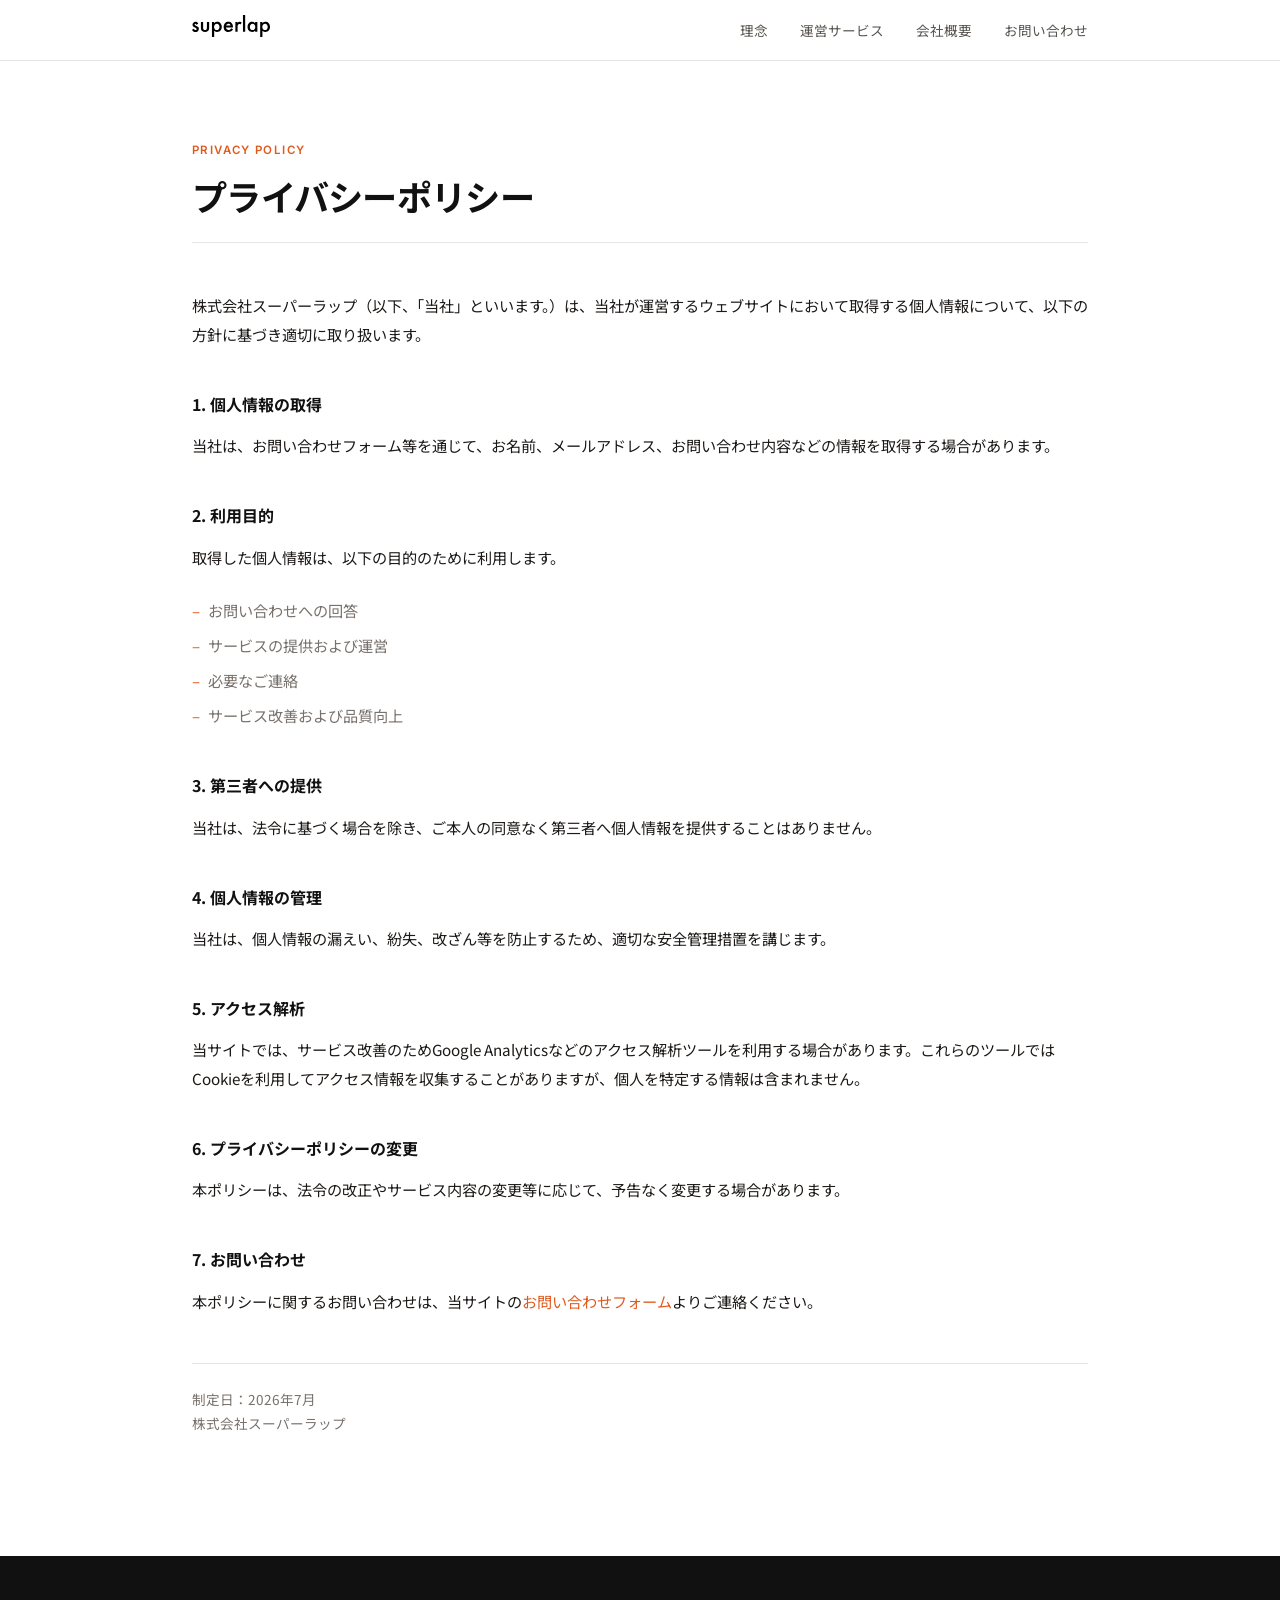
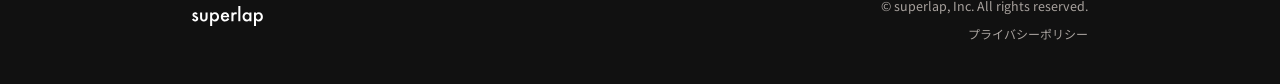
<file: privacy.html>
<!DOCTYPE html>
<html lang="ja">
<head>
<meta charset="UTF-8">
<meta name="viewport" content="width=device-width, initial-scale=1.0">
<title>プライバシーポリシー | スーパーラップ</title>
<link rel="icon" href="/favicon.ico" sizes="48x48">
<link rel="icon" type="image/svg+xml" href="assets/logo/superlap_favicon.svg">
<link rel="icon" type="image/png" sizes="32x32" href="/favicon-32x32.png">
<link rel="apple-touch-icon" href="/apple-touch-icon.png">
<style>
  @import url('https://fonts.googleapis.com/css2?family=Noto+Sans+JP:wght@400;500;700&family=Inter:wght@400;500;600;700&display=swap');

  *, *::before, *::after { margin: 0; padding: 0; box-sizing: border-box; }

  :root {
    --black: #111111;
    --white: #ffffff;
    --off-white: #f7f7f5;
    --orange: #e05a1e;
    --orange-light: #f5f0ec;
    --gray-100: #f5f5f4;
    --gray-200: #e7e5e4;
    --gray-400: #a8a29e;
    --gray-600: #57534e;
    --gray-800: #292524;
    --text: #1c1917;
    --text-muted: #78716c;
    --border: #e7e5e4;
    --max-width: 960px;
    --gutter: 2rem;
  }

  html { scroll-behavior: smooth; }

  body {
    font-family: 'Noto Sans JP', 'Inter', sans-serif;
    background: var(--white);
    color: var(--text);
    line-height: 1.7;
    -webkit-font-smoothing: antialiased;
  }

  /* ========== NAV ========== */
  nav {
    position: sticky;
    top: 0;
    z-index: 100;
    background: rgba(255,255,255,0.95);
    backdrop-filter: blur(8px);
    border-bottom: 1px solid var(--border);
  }
  .nav-inner {
    max-width: var(--max-width);
    margin: 0 auto;
    padding: 0 var(--gutter);
    height: 60px;
    display: flex;
    align-items: center;
    justify-content: space-between;
  }
  .nav-logo {
    font-family: 'Inter', sans-serif;
    font-weight: 700;
    font-size: 1rem;
    letter-spacing: 0.05em;
    color: var(--black);
    text-decoration: none;
  }
  .nav-links {
    display: flex;
    gap: 2rem;
    list-style: none;
  }
  .nav-links a {
    font-size: 0.85rem;
    color: var(--gray-600);
    text-decoration: none;
    transition: color 0.15s;
  }
  .nav-links a:hover { color: var(--black); }

  /* ========== HERO ========== */
  .hero {
    background: var(--off-white);
    border-bottom: 1px solid var(--border);
    padding: 6rem 0;
  }
  .hero-inner {
    max-width: var(--max-width);
    margin: 0 auto;
    padding: 0 var(--gutter);
  }
  .hero-eyebrow {
    display: inline-block;
    font-family: 'Inter', sans-serif;
    font-size: 0.75rem;
    font-weight: 600;
    letter-spacing: 0.12em;
    text-transform: uppercase;
    color: var(--orange);
    margin-bottom: 1.5rem;
  }
  .hero-title {
    font-size: clamp(1.8rem, 4.05vw, 2.88rem);
    font-weight: 700;
    line-height: 1.25;
    letter-spacing: -0.02em;
    color: var(--black);
    margin-bottom: 1.5rem;
    max-width: 640px;
  }
  .hero-body {
    font-size: 1rem;
    color: var(--text-muted);
    line-height: 1.85;
    max-width: 560px;
  }
  .hero-body p + p { margin-top: 0.75rem; }

  /* ========== SECTION BASE ========== */
  .section {
    padding: 6rem 0;
    border-bottom: 1px solid var(--border);
  }
  .section-inner {
    max-width: var(--max-width);
    margin: 0 auto;
    padding: 0 var(--gutter);
  }
  .section-eyebrow {
    font-family: 'Inter', sans-serif;
    font-size: 0.72rem;
    font-weight: 600;
    letter-spacing: 0.12em;
    text-transform: uppercase;
    color: var(--orange);
    margin-bottom: 0.75rem;
  }
  .section-title {
    font-size: clamp(1.5rem, 3vw, 2.2rem);
    font-weight: 700;
    letter-spacing: -0.02em;
    line-height: 1.3;
    color: var(--black);
    margin-bottom: 3rem;
  }

  /* ========== PHILOSOPHY ========== */
  .philosophy { background: var(--white); }
  .mvv-list {
    display: grid;
    grid-template-columns: repeat(3, 1fr);
    gap: 2px;
    background: var(--border);
    border: 1px solid var(--border);
  }
  .mvv-item {
    background: var(--white);
    padding: 2rem;
  }
  .mvv-label {
    font-family: 'Inter', sans-serif;
    font-size: 0.72rem;
    font-weight: 600;
    letter-spacing: 0.12em;
    text-transform: uppercase;
    color: var(--orange);
    margin-bottom: 0.75rem;
  }
  .mvv-text {
    font-size: 0.95rem;
    font-weight: 500;
    color: var(--text);
    line-height: 1.75;
  }

  /* ========== SERVICES ========== */
  .services { background: var(--off-white); }

  /* Main card — Anymany */
  .main-service-logo { margin-bottom: 1.2rem; }
  .past-card-logo {
    margin-bottom: 0.6rem;
    height: 48px;
    display: flex;
    align-items: flex-end;
  }

  .main-service {
    background: var(--white);
    border: 1px solid var(--border);
    border-left: 3px solid var(--orange);
    padding: 2.5rem;
    margin-bottom: 3rem;
    overflow: hidden;
  }
  .main-service-label {
    font-family: 'Inter', sans-serif;
    font-size: 0.72rem;
    font-weight: 600;
    letter-spacing: 0.12em;
    text-transform: uppercase;
    color: var(--orange);
    margin-bottom: 1rem;
  }
  .main-service-title {
    font-size: 1.5rem;
    font-weight: 700;
    color: var(--black);
    line-height: 1.3;
    margin-bottom: 1rem;
  }
  .main-service-body {
    font-size: 0.95rem;
    color: var(--text-muted);
    line-height: 1.85;
    max-width: 600px;
    margin-bottom: 1.5rem;
  }
  .link-arrow {
    display: inline-flex;
    align-items: center;
    gap: 0.4rem;
    font-family: 'Inter', sans-serif;
    font-size: 0.85rem;
    font-weight: 600;
    color: var(--orange);
    text-decoration: none;
    transition: gap 0.15s;
  }
  .link-arrow:hover { gap: 0.7rem; }
  .link-arrow::after { content: '→'; }

  /* Past projects */
  .past-heading {
    font-family: 'Inter', sans-serif;
    font-size: 0.72rem;
    font-weight: 600;
    letter-spacing: 0.12em;
    text-transform: uppercase;
    color: var(--gray-400);
    margin-bottom: 1rem;
    padding-top: 0.5rem;
    border-top: 1px solid var(--border);
  }
  .past-grid {
    display: grid;
    grid-template-columns: repeat(3, 1fr);
    gap: 1px;
    background: var(--border);
    border: 1px solid var(--border);
    width: 100%;
    overflow: hidden;
  }
  .past-card {
    background: var(--white);
    padding: 1.5rem;
    overflow: hidden;
    min-width: 0;
  }
  .past-card-label {
    font-family: 'Inter', sans-serif;
    font-size: 0.68rem;
    font-weight: 600;
    letter-spacing: 0.1em;
    text-transform: uppercase;
    color: var(--gray-400);
    margin-bottom: 0.4rem;
  }
  .past-card-title {
    font-size: 0.95rem;
    font-weight: 600;
    color: var(--gray-600);
    line-height: 1.4;
    margin-bottom: 0.6rem;
  }
  .past-card-body {
    font-size: 0.82rem;
    color: var(--gray-400);
    line-height: 1.75;
    margin-bottom: 1rem;
    min-height: 2.9rem;
  }
  .link-muted {
    font-family: 'Inter', sans-serif;
    font-size: 0.78rem;
    font-weight: 500;
    color: var(--gray-400);
    text-decoration: none;
    transition: color 0.15s;
  }
  .link-muted:hover { color: var(--gray-600); }
  .link-muted::after { content: ' →'; }

  /* ========== COMPANY ========== */
  .company { background: var(--white); }
  .company-layout {
    display: grid;
    grid-template-columns: 200px 1fr;
    gap: 4rem;
    align-items: start;
  }
  .company-side {
    position: sticky;
    top: 80px;
  }
  .company-side-title {
    font-size: 1.1rem;
    font-weight: 700;
    color: var(--black);
  }
  .company-table {
    width: 100%;
    border-collapse: collapse;
  }
  .company-table tr {
    border-bottom: 1px solid var(--border);
  }
  .company-table td {
    padding: 1rem 0;
    font-size: 0.9rem;
    line-height: 1.75;
    vertical-align: top;
  }
  .company-table td:first-child {
    width: 140px;
    color: var(--text-muted);
    font-size: 0.82rem;
    padding-right: 1rem;
  }

  /* ========== CONTACT ========== */
  .contact { background: var(--off-white); }
  .contact-layout {
    display: grid;
    grid-template-columns: 1fr 1.4fr;
    gap: 4rem;
    align-items: start;
  }
  .contact-lead {
    font-size: 0.95rem;
    color: var(--text-muted);
    line-height: 1.85;
    margin-top: 0.5rem;
  }
  .contact-form {
    display: flex;
    flex-direction: column;
    gap: 1.2rem;
  }
  .form-row { display: grid; grid-template-columns: 1fr 1fr; gap: 1rem; }
  .form-group { display: flex; flex-direction: column; gap: 0.4rem; }
  .form-group label {
    font-size: 0.78rem;
    font-weight: 500;
    color: var(--gray-600);
  }
  .form-group input,
  .form-group textarea {
    background: var(--white);
    border: 1px solid var(--border);
    color: var(--text);
    padding: 0.75rem 1rem;
    font-family: 'Noto Sans JP', sans-serif;
    font-size: 0.9rem;
    outline: none;
    border-radius: 4px;
    transition: border-color 0.15s;
    width: 100%;
  }
  .form-group input:focus,
  .form-group textarea:focus {
    border-color: var(--orange);
  }
  .form-group textarea { resize: vertical; min-height: 120px; }
  .form-notice {
    font-size: 0.78rem;
    color: var(--gray-400);
    line-height: 1.7;
  }
  .form-submit {
    background: var(--orange);
    color: white;
    border: none;
    padding: 0.85rem 2rem;
    font-family: 'Inter', sans-serif;
    font-size: 0.85rem;
    font-weight: 600;
    border-radius: 4px;
    cursor: pointer;
    transition: background 0.15s;
    width: 100%;
  }
  .form-submit:hover { background: #c94d1a; }
  .form-success {
    display: none;
    background: #f0fdf4;
    border: 1px solid #bbf7d0;
    color: #166534;
    font-size: 0.9rem;
    text-align: center;
    padding: 1.5rem;
    border-radius: 4px;
  }

  /* ========== FOOTER ========== */
  footer {
    background: var(--black);
    padding: 2.5rem 0;
  }
  .footer-inner {
    max-width: var(--max-width);
    margin: 0 auto;
    padding: 0 var(--gutter);
    display: flex;
    align-items: center;
    justify-content: space-between;
  }
  .footer-logo {
    font-family: 'Inter', sans-serif;
    font-weight: 700;
    font-size: 0.9rem;
    letter-spacing: 0.05em;
    color: var(--white);
  }
  .footer-copy {
    font-size: 0.78rem;
    color: var(--gray-400);
  }
  .footer-right {
    display: flex;
    flex-direction: column;
    align-items: flex-end;
    gap: 0.4rem;
  }
  .footer-privacy {
    font-size: 0.75rem;
    color: var(--gray-400);
    text-decoration: none;
    transition: color 0.15s;
  }
  .footer-privacy:hover { color: var(--white); }

  /* ========== FADE IN ========== */
  .fade-in {
    opacity: 0;
    transform: translateY(16px);
    transition: opacity 0.6s ease, transform 0.6s ease;
  }
  .fade-in.visible {
    opacity: 1;
    transform: translateY(0);
  }

  /* ========== RESPONSIVE ========== */
  /* ========== HAMBURGER ========== */
  .hamburger {
    display: none;
    flex-direction: column;
    justify-content: center;
    gap: 5px;
    width: 36px;
    height: 36px;
    background: none;
    border: none;
    cursor: pointer;
    padding: 4px;
  }
  .hamburger span {
    display: block;
    width: 22px;
    height: 2px;
    background: var(--black);
    border-radius: 1px;
    transition: opacity 0.2s, transform 0.2s;
    transform-origin: center;
  }
  .hamburger.open span:nth-child(1) { transform: translateY(7px) rotate(45deg); }
  .hamburger.open span:nth-child(2) { opacity: 0; }
  .hamburger.open span:nth-child(3) { transform: translateY(-7px) rotate(-45deg); }

  .mobile-menu {
    display: none;
    position: absolute;
    top: 60px;
    left: 0;
    right: 0;
    background: var(--white);
    border-bottom: 1px solid var(--border);
    box-shadow: 0 4px 12px rgba(0,0,0,0.06);
    z-index: 99;
  }
  .mobile-menu.open { display: block; }
  .mobile-menu ul {
    list-style: none;
    padding: 0.5rem 0;
  }
  .mobile-menu ul li a {
    display: block;
    padding: 0.9rem 2rem;
    font-size: 0.9rem;
    color: var(--text);
    text-decoration: none;
    border-bottom: 1px solid var(--border);
    transition: background 0.1s;
  }
  .mobile-menu ul li:last-child a { border-bottom: none; }
  .mobile-menu ul li a:hover { background: var(--gray-100); }

  @media (max-width: 768px) {
    :root { --gutter: 1.25rem; }
    .nav-links { display: none; }
    .hamburger { display: flex; }
    .hero { padding: 4rem 0; }
    .section { padding: 4rem 0; }
    .mvv-list { grid-template-columns: 1fr; }
    .past-grid { grid-template-columns: 1fr; }
    .company-layout { grid-template-columns: 1fr; gap: 2rem; }
    .company-side { position: static; }
    .contact-layout { grid-template-columns: 1fr; gap: 2rem; }
    .form-row { grid-template-columns: 1fr; }
    .footer-inner { flex-direction: column; gap: 0.75rem; text-align: center; }
  }

  /* ========== PRIVACY PAGE ========== */
  .privacy-section {
    background: var(--white);
    padding: 5rem 0 6rem;
  }
  .privacy-inner {
    max-width: var(--max-width);
    margin: 0 auto;
    padding: 0 var(--gutter);
  }
  .privacy-eyebrow {
    font-family: 'Inter', sans-serif;
    font-size: 0.72rem;
    font-weight: 600;
    letter-spacing: 0.12em;
    text-transform: uppercase;
    color: var(--orange);
    margin-bottom: 0.75rem;
  }
  .privacy-title {
    font-size: clamp(1.5rem, 3vw, 2.2rem);
    font-weight: 700;
    letter-spacing: -0.02em;
    line-height: 1.3;
    color: var(--black);
    margin-bottom: 3rem;
    padding-bottom: 1.5rem;
    border-bottom: 1px solid var(--border);
  }
  .privacy-body {
    font-size: 0.95rem;
    line-height: 1.9;
    color: var(--text);
  }
  .privacy-body p {
    margin-bottom: 1.5rem;
  }
  .privacy-body h2 {
    font-size: 1rem;
    font-weight: 700;
    color: var(--black);
    margin-top: 2.5rem;
    margin-bottom: 0.75rem;
  }
  .privacy-body ul {
    list-style: none;
    padding-left: 0;
    margin-bottom: 1.5rem;
  }
  .privacy-body ul li {
    padding-left: 1rem;
    position: relative;
    margin-bottom: 0.4rem;
    color: var(--text-muted);
  }
  .privacy-body ul li::before {
    content: '–';
    position: absolute;
    left: 0;
    color: var(--orange);
  }
  .privacy-footer-note {
    margin-top: 3rem;
    padding-top: 1.5rem;
    border-top: 1px solid var(--border);
    font-size: 0.85rem;
    color: var(--text-muted);
    line-height: 1.75;
  }

</style>

</head>
<body>

<nav>
  <div class="nav-inner">
    <a href="index.html" class="nav-logo">
      <svg xmlns="http://www.w3.org/2000/svg" viewBox="0 0 166.44 46.94" height="22" aria-label="superlap">
        <path d="M13.37,18.64l-3.93,2.09c-.62-1.27-1.39-1.9-2.31-1.9-.44,0-.81.15-1.12.43-.31.29-.46.66-.46,1.11,0,.79.92,1.57,2.75,2.35,2.52,1.09,4.22,2.09,5.1,3,.88.92,1.31,2.15,1.31,3.7,0,1.99-.73,3.65-2.2,4.99-1.42,1.27-3.15,1.9-5.16,1.9-3.46,0-5.9-1.69-7.34-5.06l4.06-1.88c.56.99,1,1.61,1.29,1.88.58.54,1.27.8,2.07.8,1.61,0,2.41-.73,2.41-2.2,0-.85-.62-1.64-1.86-2.37-.48-.24-.96-.47-1.44-.7-.48-.23-.97-.46-1.46-.7-1.38-.68-2.36-1.35-2.92-2.03-.72-.86-1.08-1.97-1.08-3.32,0-1.79.61-3.27,1.84-4.44,1.25-1.17,2.78-1.76,4.57-1.76,2.64,0,4.6,1.36,5.88,4.08Z"/><path d="M23.74,15.13v11.83c0,3.41,1.35,5.12,4.04,5.12s4.04-1.71,4.04-5.12v-11.83h4.76v11.93c0,1.65-.21,3.07-.61,4.27-.4,1.07-1.08,2.04-2.05,2.9-1.61,1.4-3.65,2.09-6.13,2.09s-4.51-.7-6.11-2.09c-.99-.86-1.69-1.83-2.09-2.9-.4-.96-.59-2.38-.59-4.27v-11.93h4.76Z"/><path d="M47.34,46.94h-4.76V15.13h4.76v2.24c1.88-1.88,4-2.81,6.39-2.81,2.83,0,5.17,1.04,7,3.13,1.86,2.07,2.79,4.69,2.79,7.85s-.92,5.66-2.77,7.72c-1.83,2.04-4.15,3.07-6.94,3.07-2.41,0-4.57-.97-6.47-2.9v13.52ZM58.66,25.55c0-1.97-.54-3.58-1.61-4.82-1.09-1.25-2.45-1.88-4.1-1.88-1.75,0-3.17.61-4.25,1.82-1.09,1.21-1.63,2.81-1.63,4.78s.54,3.53,1.63,4.78c1.07,1.23,2.48,1.84,4.23,1.84,1.65,0,3.01-.62,4.08-1.86,1.1-1.24,1.65-2.79,1.65-4.65Z"/><path d="M87.33,26.55h-14.77c.13,1.69.68,3.04,1.65,4.04.97.99,2.22,1.48,3.74,1.48,1.18,0,2.17-.28,2.94-.85.76-.56,1.63-1.61,2.6-3.13l4.02,2.24c-.62,1.06-1.28,1.96-1.97,2.72-.69.75-1.43,1.38-2.22,1.86s-1.64.84-2.56,1.07-1.91.34-2.98.34c-3.08,0-5.54-.99-7.4-2.96-1.86-1.99-2.79-4.63-2.79-7.91s.9-5.9,2.71-7.91c1.82-1.99,4.23-2.98,7.24-2.98s5.43.97,7.19,2.9c1.75,1.92,2.62,4.58,2.62,7.98l-.02,1.12ZM82.44,22.66c-.66-2.54-2.26-3.81-4.8-3.81-.58,0-1.12.09-1.63.26-.51.18-.97.43-1.39.76s-.77.73-1.07,1.2c-.3.47-.52.99-.68,1.59h9.56Z"/><path d="M92.53,15.13h4.76v1.84c.87-.92,1.65-1.54,2.33-1.88.69-.35,1.51-.53,2.45-.53,1.25,0,2.57.41,3.93,1.23l-2.18,4.36c-.9-.65-1.78-.97-2.64-.97-2.6,0-3.89,1.96-3.89,5.88v10.68h-4.76V15.13Z"/><path d="M113.49,0v35.73h-4.76V0h4.76Z"/><path d="M134.71,15.13h4.78v20.6h-4.78v-2.16c-1.96,1.83-4.07,2.75-6.33,2.75-2.85,0-5.2-1.03-7.07-3.09-1.85-2.1-2.77-4.72-2.77-7.87s.92-5.66,2.77-7.72,4.16-3.09,6.94-3.09c2.4,0,4.55.99,6.45,2.96v-2.39ZM123.42,25.36c0,1.97.53,3.58,1.59,4.82,1.09,1.26,2.45,1.88,4.1,1.88,1.76,0,3.19-.61,4.27-1.82,1.08-1.25,1.63-2.85,1.63-4.78s-.54-3.53-1.63-4.78c-1.09-1.23-2.5-1.84-4.23-1.84-1.64,0-3,.62-4.1,1.86-1.09,1.26-1.63,2.81-1.63,4.65Z"/><path d="M150.26,46.94h-4.76V15.13h4.76v2.24c1.88-1.88,4-2.81,6.39-2.81,2.83,0,5.17,1.04,7,3.13,1.86,2.07,2.79,4.69,2.79,7.85s-.92,5.66-2.77,7.72c-1.83,2.04-4.15,3.07-6.94,3.07-2.41,0-4.57-.97-6.47-2.9v13.52ZM161.58,25.55c0-1.97-.54-3.58-1.61-4.82-1.09-1.25-2.45-1.88-4.1-1.88-1.75,0-3.17.61-4.25,1.82-1.09,1.21-1.63,2.81-1.63,4.78s.54,3.53,1.63,4.78c1.07,1.23,2.48,1.84,4.23,1.84,1.65,0,3.01-.62,4.08-1.86,1.1-1.24,1.65-2.79,1.65-4.65Z"/>
      </svg>
    </a>
    <ul class="nav-links">
      <li><a href="index.html#philosophy">理念</a></li>
      <li><a href="index.html#services">運営サービス</a></li>
      <li><a href="index.html#company">会社概要</a></li>
      <li><a href="index.html#contact">お問い合わせ</a></li>
    </ul>
    <button class="hamburger" id="hamburger" aria-label="メニュー" aria-expanded="false">
      <span></span><span></span><span></span>
    </button>
  </div>
  <div class="mobile-menu" id="mobileMenu">
    <ul>
      <li><a href="index.html#philosophy">理念</a></li>
      <li><a href="index.html#services">運営サービス</a></li>
      <li><a href="index.html#company">会社概要</a></li>
      <li><a href="index.html#contact">お問い合わせ</a></li>
    </ul>
  </div>
</nav>


<main class="privacy-section">
  <div class="privacy-inner">
    <div class="privacy-eyebrow">Privacy Policy</div>
    <h1 class="privacy-title">プライバシーポリシー</h1>
    <div class="privacy-body">
      <p>株式会社スーパーラップ（以下、「当社」といいます。）は、当社が運営するウェブサイトにおいて取得する個人情報について、以下の方針に基づき適切に取り扱います。</p>

      <h2>1. 個人情報の取得</h2>
      <p>当社は、お問い合わせフォーム等を通じて、お名前、メールアドレス、お問い合わせ内容などの情報を取得する場合があります。</p>

      <h2>2. 利用目的</h2>
      <p>取得した個人情報は、以下の目的のために利用します。</p>
      <ul>
        <li>お問い合わせへの回答</li>
        <li>サービスの提供および運営</li>
        <li>必要なご連絡</li>
        <li>サービス改善および品質向上</li>
      </ul>

      <h2>3. 第三者への提供</h2>
      <p>当社は、法令に基づく場合を除き、ご本人の同意なく第三者へ個人情報を提供することはありません。</p>

      <h2>4. 個人情報の管理</h2>
      <p>当社は、個人情報の漏えい、紛失、改ざん等を防止するため、適切な安全管理措置を講じます。</p>

      <h2>5. アクセス解析</h2>
      <p>当サイトでは、サービス改善のためGoogle Analyticsなどのアクセス解析ツールを利用する場合があります。これらのツールではCookieを利用してアクセス情報を収集することがありますが、個人を特定する情報は含まれません。</p>

      <h2>6. プライバシーポリシーの変更</h2>
      <p>本ポリシーは、法令の改正やサービス内容の変更等に応じて、予告なく変更する場合があります。</p>

      <h2>7. お問い合わせ</h2>
      <p>本ポリシーに関するお問い合わせは、当サイトの<a href="index.html#contact" style="color:var(--orange);text-decoration:none;">お問い合わせフォーム</a>よりご連絡ください。</p>

      <div class="privacy-footer-note">
        <p>制定日：2026年7月<br>株式会社スーパーラップ</p>
      </div>
    </div>
  </div>
</main>

<footer>
  <div class="footer-inner">
    <span class="footer-logo">
      <svg xmlns="http://www.w3.org/2000/svg" viewBox="0 0 166.44 46.94" height="20" aria-label="superlap" style="fill:#ffffff">
        <path d="M13.37,18.64l-3.93,2.09c-.62-1.27-1.39-1.9-2.31-1.9-.44,0-.81.15-1.12.43-.31.29-.46.66-.46,1.11,0,.79.92,1.57,2.75,2.35,2.52,1.09,4.22,2.09,5.1,3,.88.92,1.31,2.15,1.31,3.7,0,1.99-.73,3.65-2.2,4.99-1.42,1.27-3.15,1.9-5.16,1.9-3.46,0-5.9-1.69-7.34-5.06l4.06-1.88c.56.99,1,1.61,1.29,1.88.58.54,1.27.8,2.07.8,1.61,0,2.41-.73,2.41-2.2,0-.85-.62-1.64-1.86-2.37-.48-.24-.96-.47-1.44-.7-.48-.23-.97-.46-1.46-.7-1.38-.68-2.36-1.35-2.92-2.03-.72-.86-1.08-1.97-1.08-3.32,0-1.79.61-3.27,1.84-4.44,1.25-1.17,2.78-1.76,4.57-1.76,2.64,0,4.6,1.36,5.88,4.08Z"/><path d="M23.74,15.13v11.83c0,3.41,1.35,5.12,4.04,5.12s4.04-1.71,4.04-5.12v-11.83h4.76v11.93c0,1.65-.21,3.07-.61,4.27-.4,1.07-1.08,2.04-2.05,2.9-1.61,1.4-3.65,2.09-6.13,2.09s-4.51-.7-6.11-2.09c-.99-.86-1.69-1.83-2.09-2.9-.4-.96-.59-2.38-.59-4.27v-11.93h4.76Z"/><path d="M47.34,46.94h-4.76V15.13h4.76v2.24c1.88-1.88,4-2.81,6.39-2.81,2.83,0,5.17,1.04,7,3.13,1.86,2.07,2.79,4.69,2.79,7.85s-.92,5.66-2.77,7.72c-1.83,2.04-4.15,3.07-6.94,3.07-2.41,0-4.57-.97-6.47-2.9v13.52ZM58.66,25.55c0-1.97-.54-3.58-1.61-4.82-1.09-1.25-2.45-1.88-4.1-1.88-1.75,0-3.17.61-4.25,1.82-1.09,1.21-1.63,2.81-1.63,4.78s.54,3.53,1.63,4.78c1.07,1.23,2.48,1.84,4.23,1.84,1.65,0,3.01-.62,4.08-1.86,1.1-1.24,1.65-2.79,1.65-4.65Z"/><path d="M87.33,26.55h-14.77c.13,1.69.68,3.04,1.65,4.04.97.99,2.22,1.48,3.74,1.48,1.18,0,2.17-.28,2.94-.85.76-.56,1.63-1.61,2.6-3.13l4.02,2.24c-.62,1.06-1.28,1.96-1.97,2.72-.69.75-1.43,1.38-2.22,1.86s-1.64.84-2.56,1.07-1.91.34-2.98.34c-3.08,0-5.54-.99-7.4-2.96-1.86-1.99-2.79-4.63-2.79-7.91s.9-5.9,2.71-7.91c1.82-1.99,4.23-2.98,7.24-2.98s5.43.97,7.19,2.9c1.75,1.92,2.62,4.58,2.62,7.98l-.02,1.12ZM82.44,22.66c-.66-2.54-2.26-3.81-4.8-3.81-.58,0-1.12.09-1.63.26-.51.18-.97.43-1.39.76s-.77.73-1.07,1.2c-.3.47-.52.99-.68,1.59h9.56Z"/><path d="M92.53,15.13h4.76v1.84c.87-.92,1.65-1.54,2.33-1.88.69-.35,1.51-.53,2.45-.53,1.25,0,2.57.41,3.93,1.23l-2.18,4.36c-.9-.65-1.78-.97-2.64-.97-2.6,0-3.89,1.96-3.89,5.88v10.68h-4.76V15.13Z"/><path d="M113.49,0v35.73h-4.76V0h4.76Z"/><path d="M134.71,15.13h4.78v20.6h-4.78v-2.16c-1.96,1.83-4.07,2.75-6.33,2.75-2.85,0-5.2-1.03-7.07-3.09-1.85-2.1-2.77-4.72-2.77-7.87s.92-5.66,2.77-7.72,4.16-3.09,6.94-3.09c2.4,0,4.55.99,6.45,2.96v-2.39ZM123.42,25.36c0,1.97.53,3.58,1.59,4.82,1.09,1.26,2.45,1.88,4.1,1.88,1.76,0,3.19-.61,4.27-1.82,1.08-1.25,1.63-2.85,1.63-4.78s-.54-3.53-1.63-4.78c-1.09-1.23-2.5-1.84-4.23-1.84-1.64,0-3,.62-4.1,1.86-1.09,1.26-1.63,2.81-1.63,4.65Z"/><path d="M150.26,46.94h-4.76V15.13h4.76v2.24c1.88-1.88,4-2.81,6.39-2.81,2.83,0,5.17,1.04,7,3.13,1.86,2.07,2.79,4.69,2.79,7.85s-.92,5.66-2.77,7.72c-1.83,2.04-4.15,3.07-6.94,3.07-2.41,0-4.57-.97-6.47-2.9v13.52ZM161.58,25.55c0-1.97-.54-3.58-1.61-4.82-1.09-1.25-2.45-1.88-4.1-1.88-1.75,0-3.17.61-4.25,1.82-1.09,1.21-1.63,2.81-1.63,4.78s.54,3.53,1.63,4.78c1.07,1.23,2.48,1.84,4.23,1.84,1.65,0,3.01-.62,4.08-1.86,1.1-1.24,1.65-2.79,1.65-4.65Z"/>
      </svg>
    </span>
    <div class="footer-right">
      <span class="footer-copy">© superlap, Inc. All rights reserved.</span>
      <a href="privacy.html" class="footer-privacy">プライバシーポリシー</a>
    </div>
  </div>
</footer>


<script>
</script>
</body>
</html>
</file>
